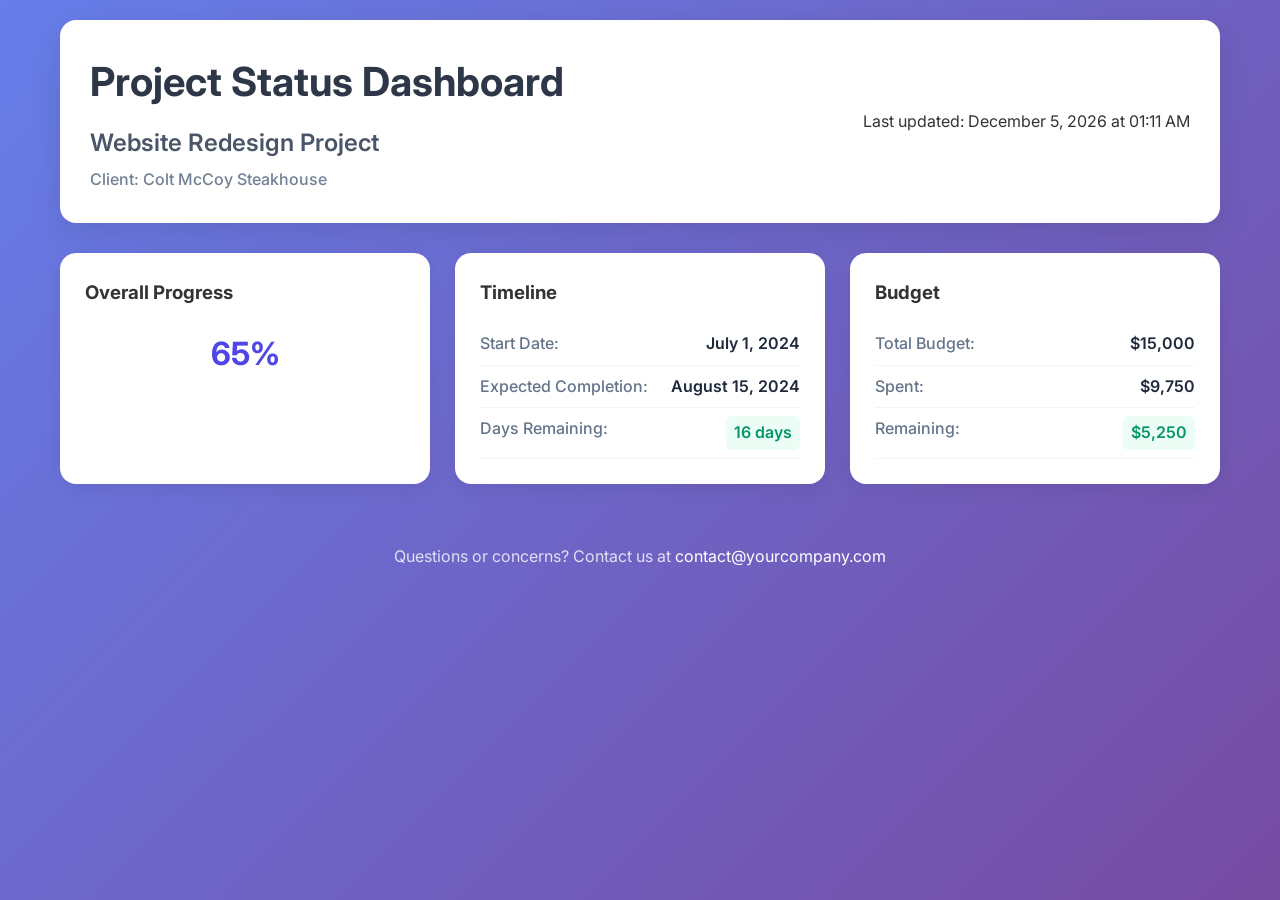
<file: project-dashboard/index.html>
<!DOCTYPE html>
<html lang="en">
<head>
    <meta charset="UTF-8">
    <meta name="viewport" content="width=device-width, initial-scale=1.0">
    <title>Project Status Dashboard</title>
    <link rel="stylesheet" href="css/styles.css">
    <link href="https://fonts.googleapis.com/css2?family=Inter:wght@300;400;500;600;700&display=swap" rel="stylesheet">
</head>
<body>
    <div class="dashboard-container">
        <!-- Header -->
        <header class="dashboard-header">
            <div class="header-content">
                <h1>Project Status Dashboard</h1>
                <div class="project-info">
                    <h2 id="project-name">Website Redesign Project</h2>
                    <span class="client-name">Client: TechCorp Solutions</span>
                </div>
            </div>
            <div class="last-updated">
                Last updated: <span id="last-updated-date">July 30, 2024</span>
            </div>
        </header>

        <!-- Project Overview -->
        <section class="project-overview">
            <div class="overview-cards">
                <div class="card progress-card">
                    <h3>Overall Progress</h3>
                    <div class="progress-circle">
                        <div class="progress-ring">
                            <div class="progress-fill" data-progress="65"></div>
                        </div>
                        <span class="progress-text">65%</span>
                    </div>
                </div>
                
                <div class="card timeline-card">
                    <h3>Timeline</h3>
                    <div class="timeline-info">
                        <div class="timeline-item">
                            <span class="label">Start Date:</span>
                            <span class="value">July 1, 2024</span>
                        </div>
                        <div class="timeline-item">
                            <span class="label">Expected Completion:</span>
                            <span class="value">August 15, 2024</span>
                        </div>
                        <div class="timeline-item">
                            <span class="label">Days Remaining:</span>
                            <span class="value highlight">16 days</span>
                        </div>
                    </div>
                </div>

                <div class="card budget-card">
                    <h3>Budget</h3>
                    <div class="budget-info">
                        <div class="budget-item">
                            <span class="label">Total Budget:</span>
                            <span class="value">$15,000</span>
                        </div>
                        <div class="budget-item">
                            <span class="label">Spent:</span>
                            <span class="value">$9,750</span>
                        </div>
                        <div class="budget-item">
                            <span class="label">Remaining:</span>
                            <span class="value highlight">$5,250</span>
                        </div>
                    </div>
                </div>
            </div>
        </section>

        <!-- Footer -->
        <footer class="dashboard-footer">
            <p>Questions or concerns? Contact us at <a href="mailto:contact@yourcompany.com">contact@yourcompany.com</a></p>
        </footer>
    </div>

    <script src="js/dashboard.js"></script>
</body>
</html>
</file>
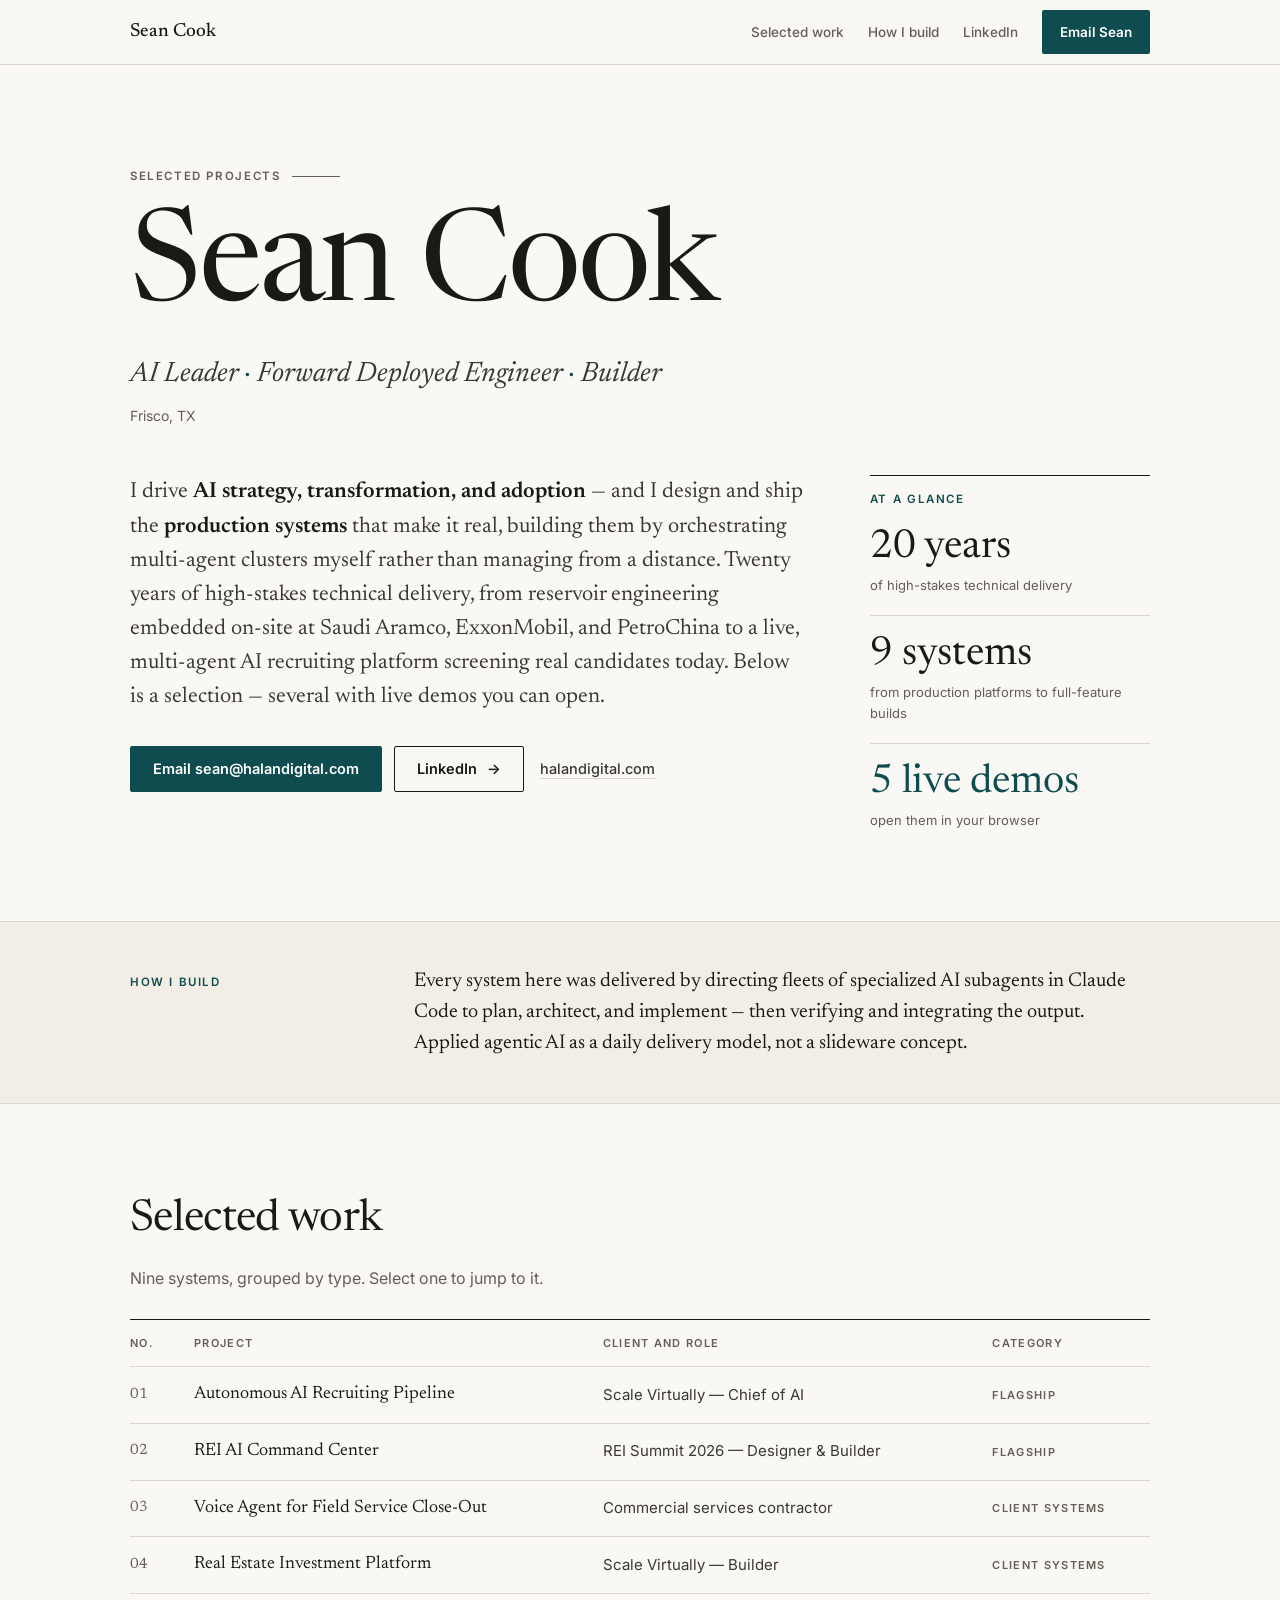
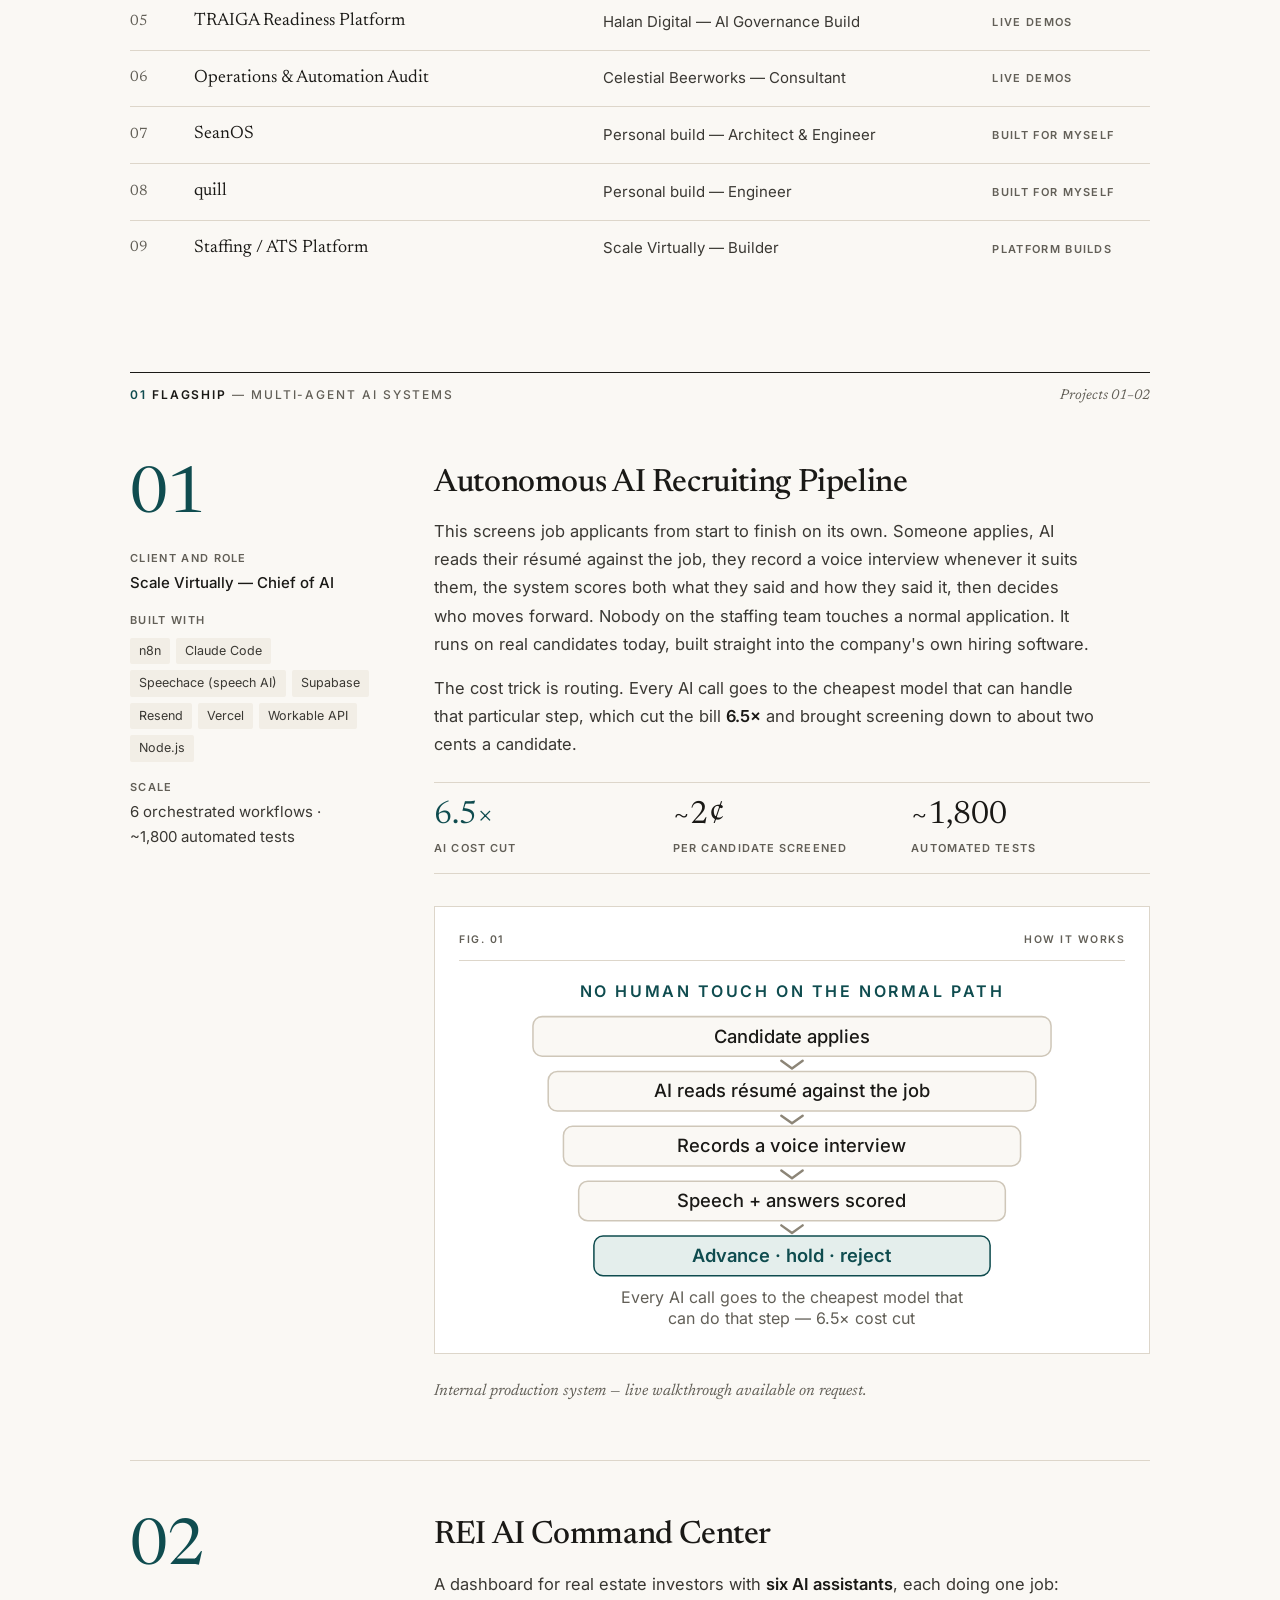
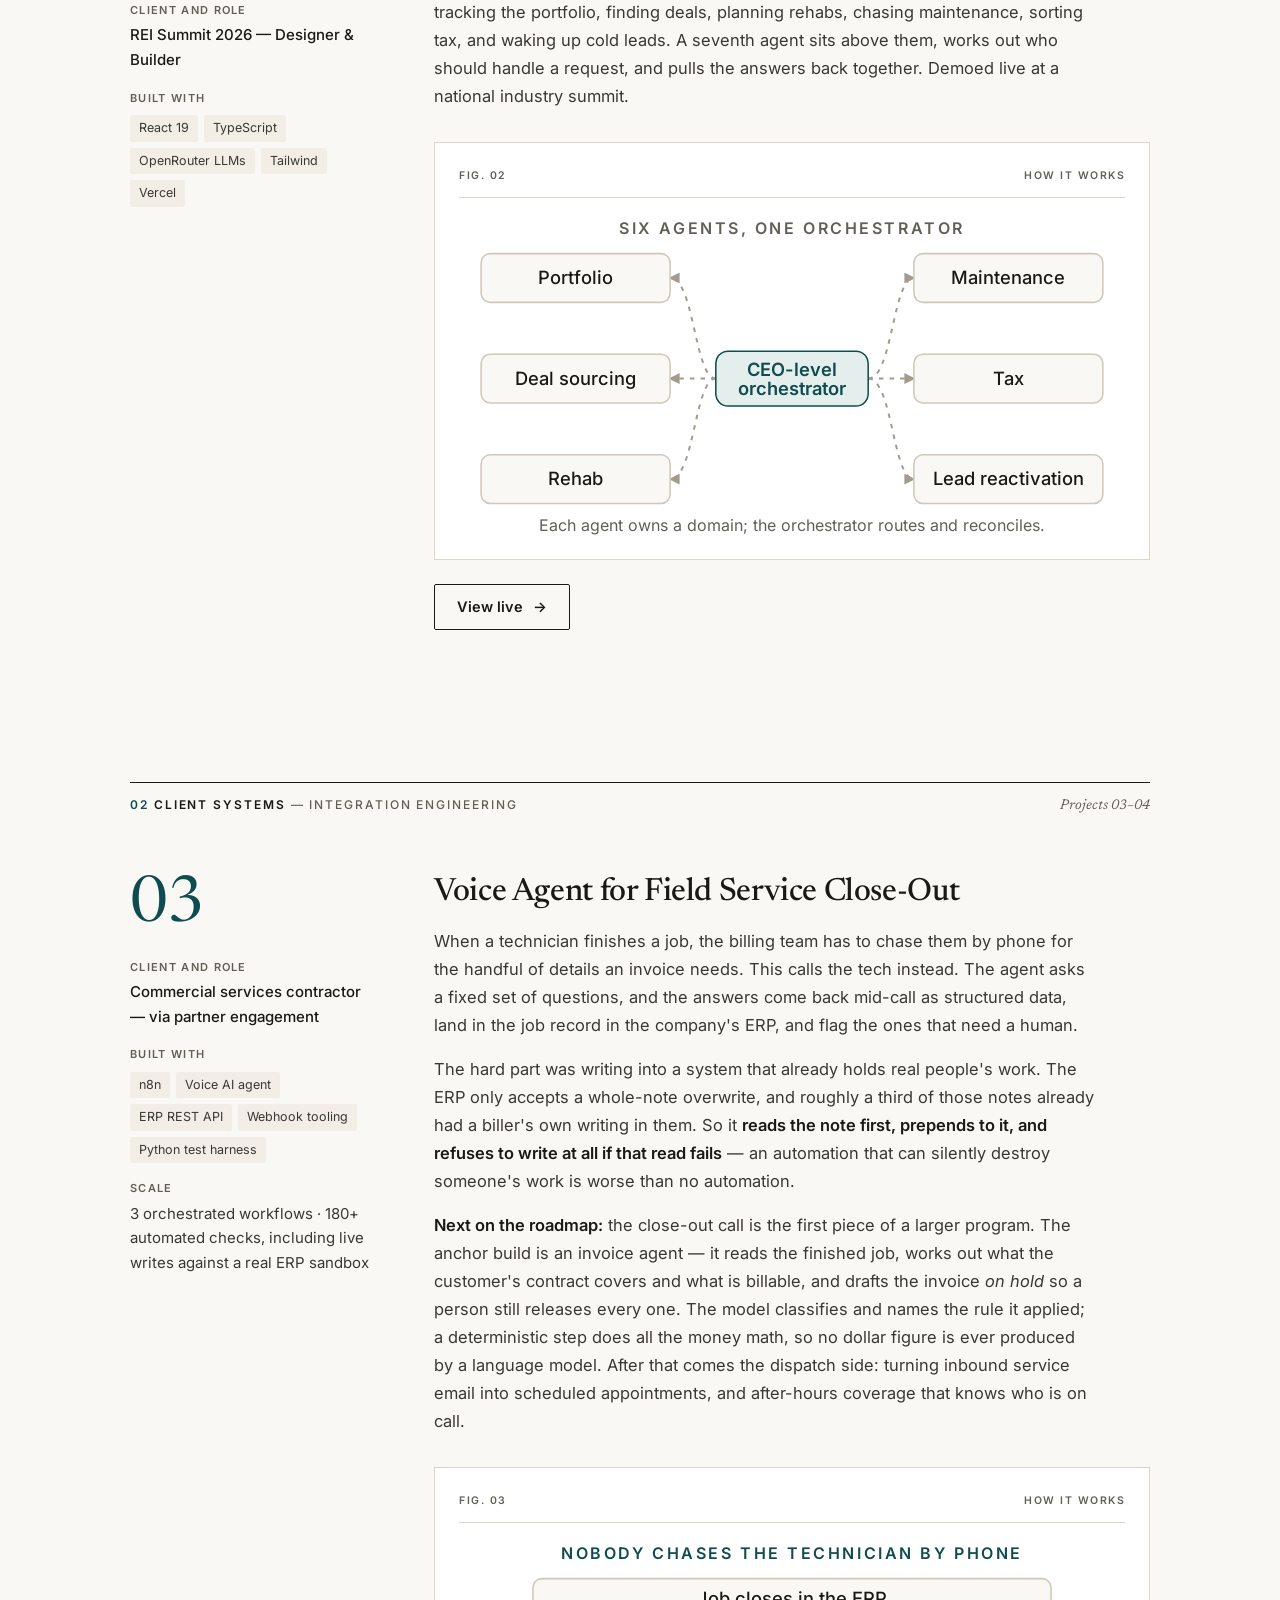
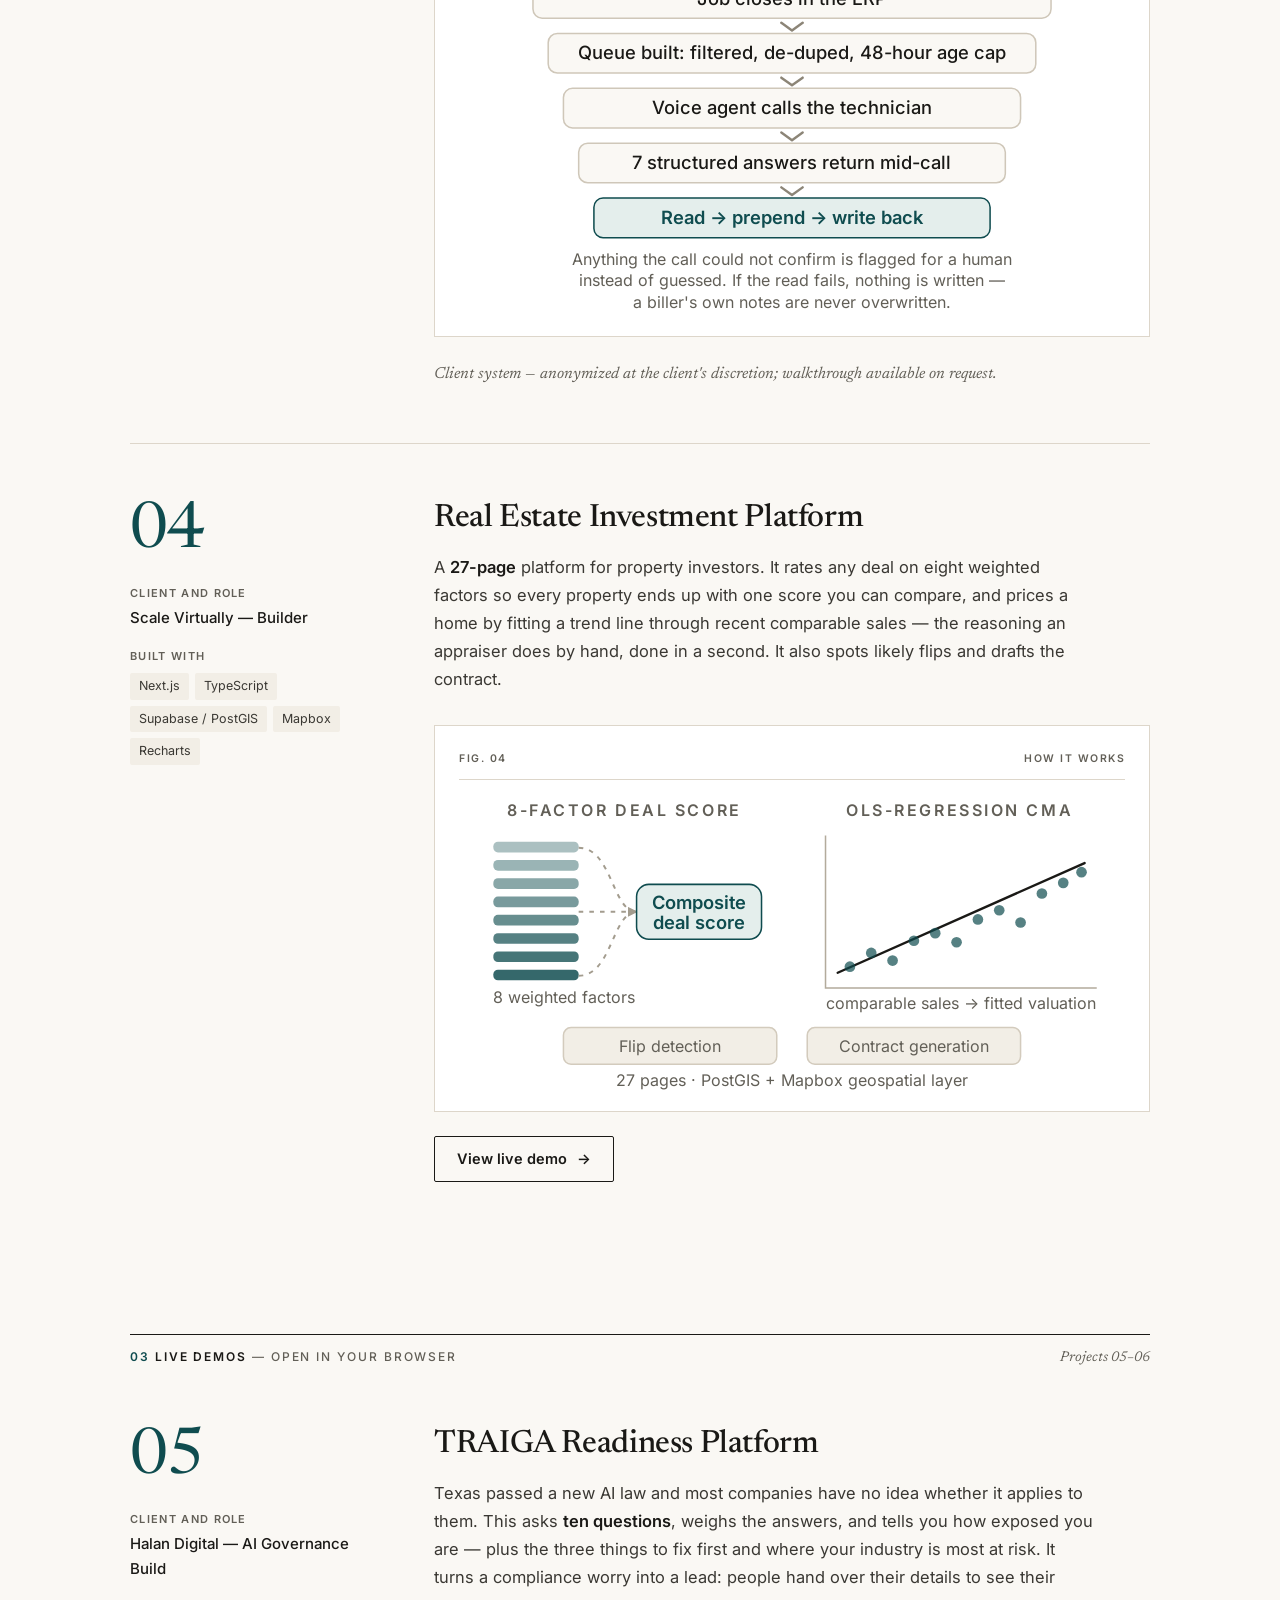
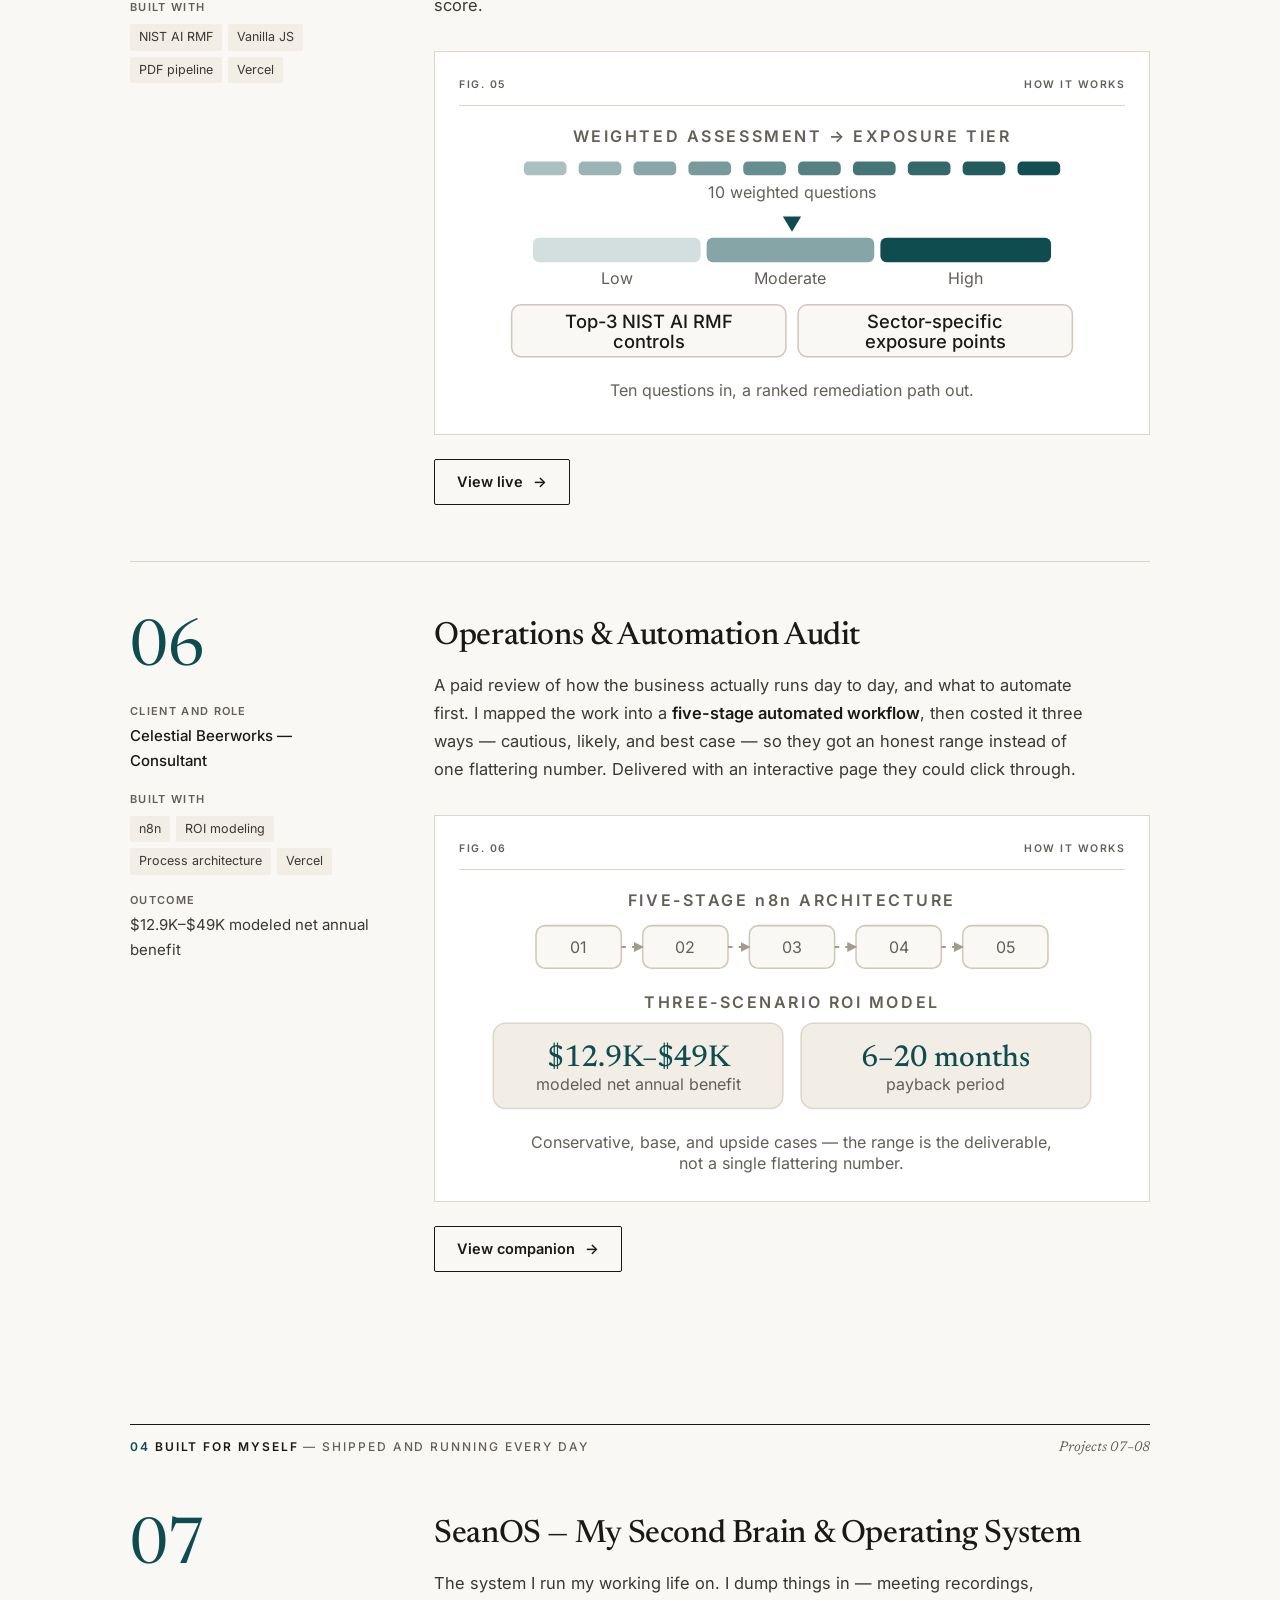
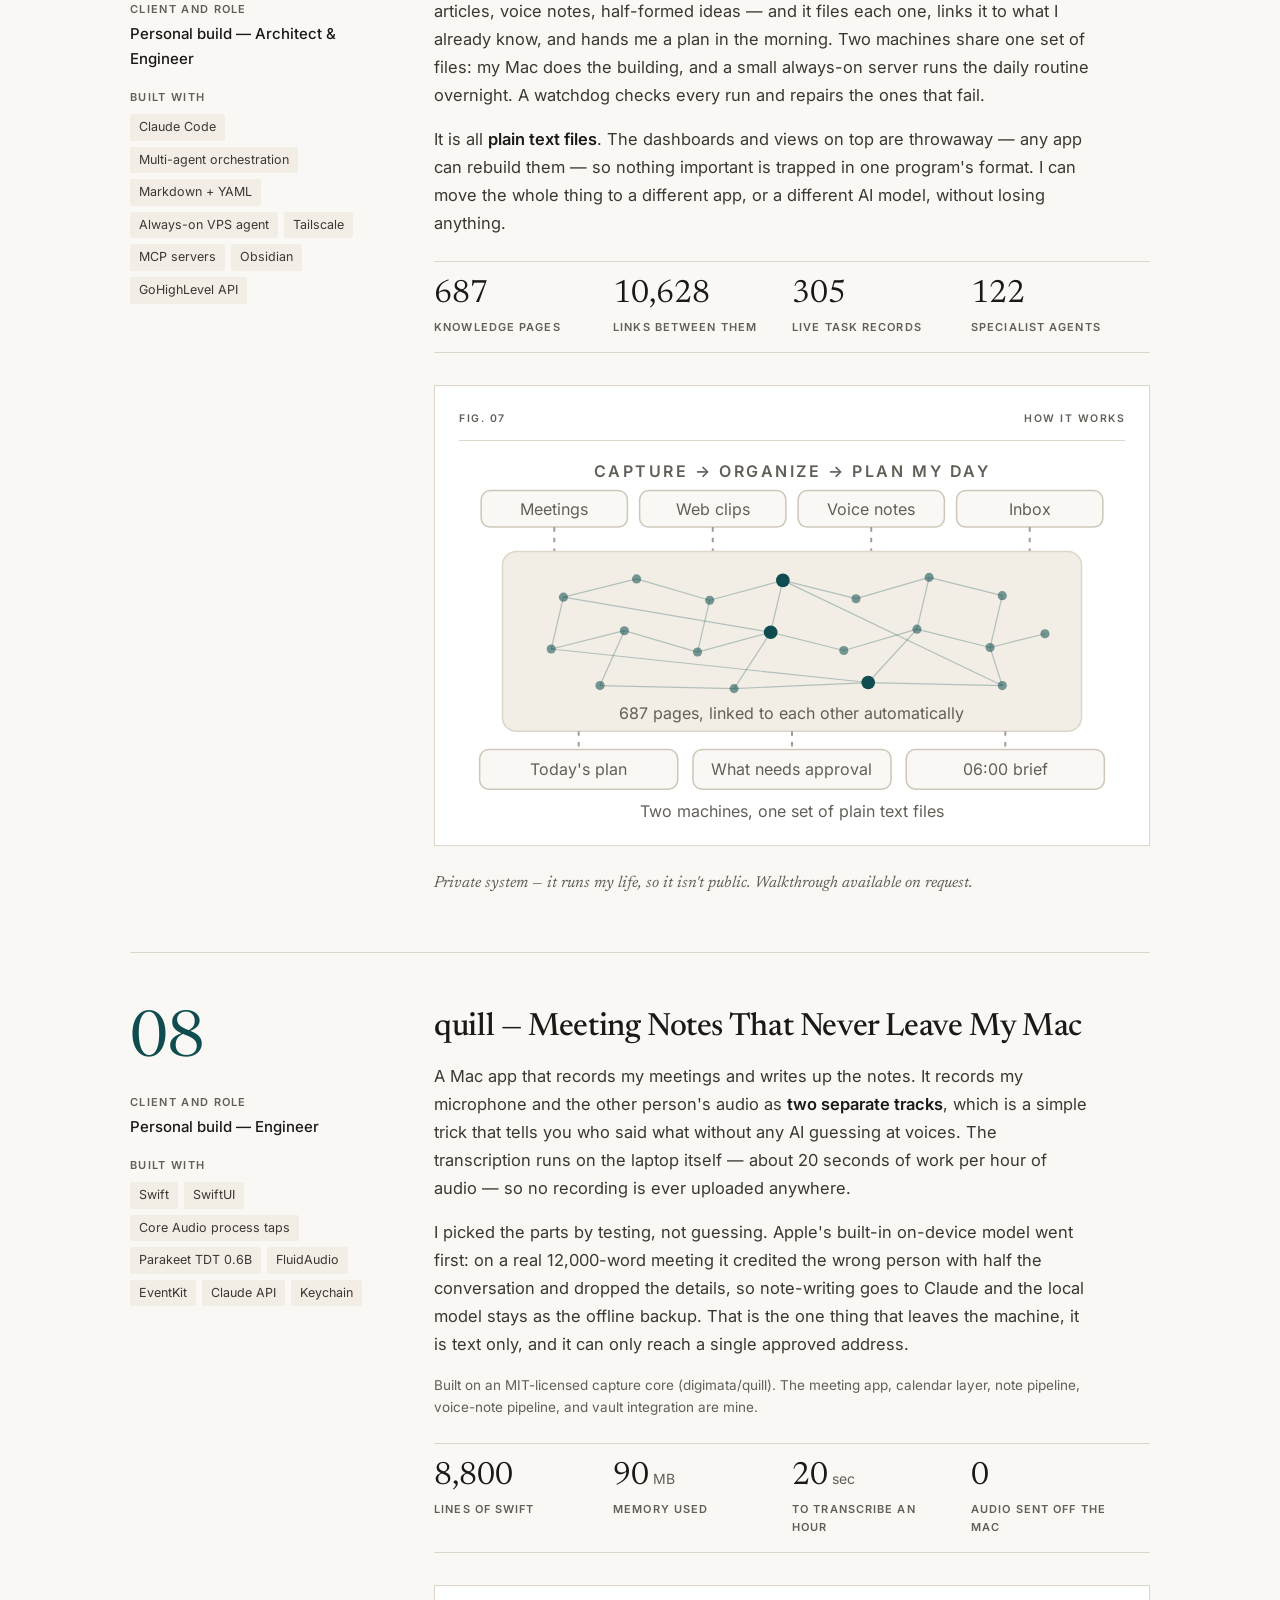
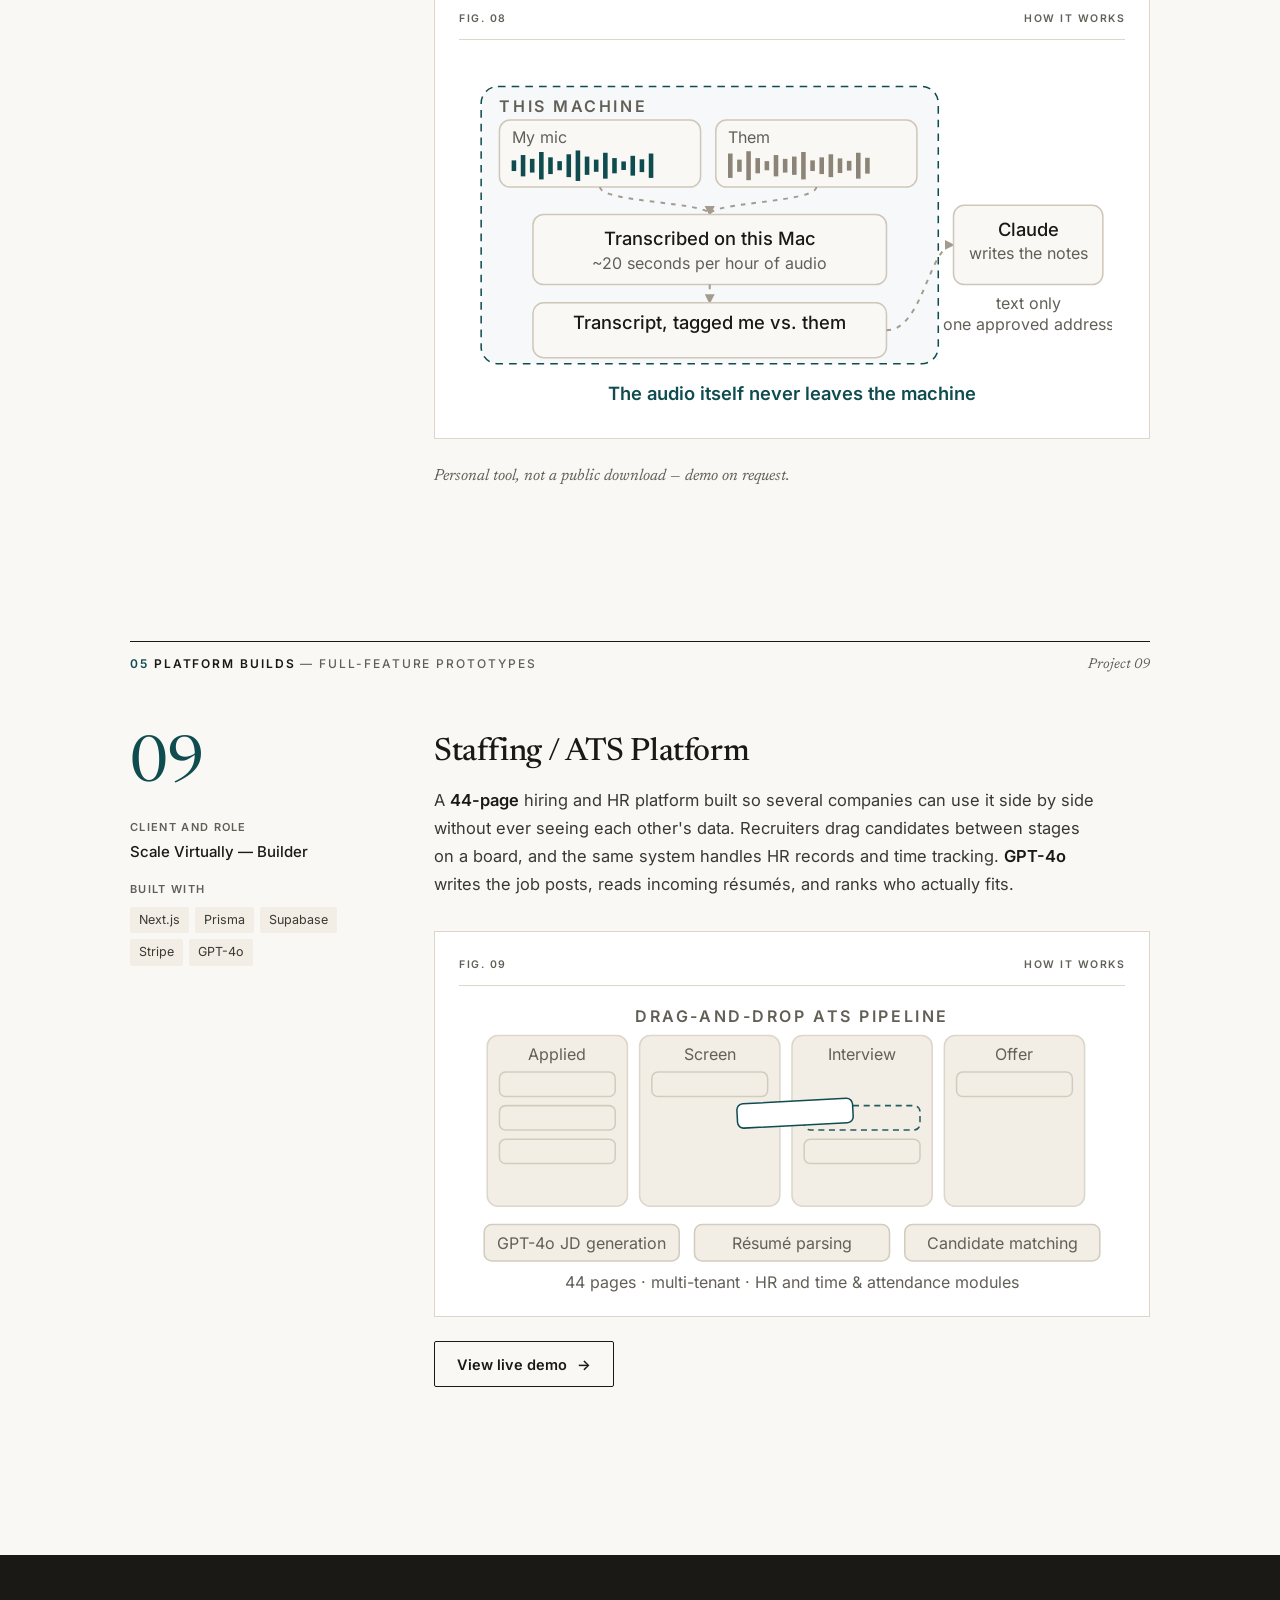
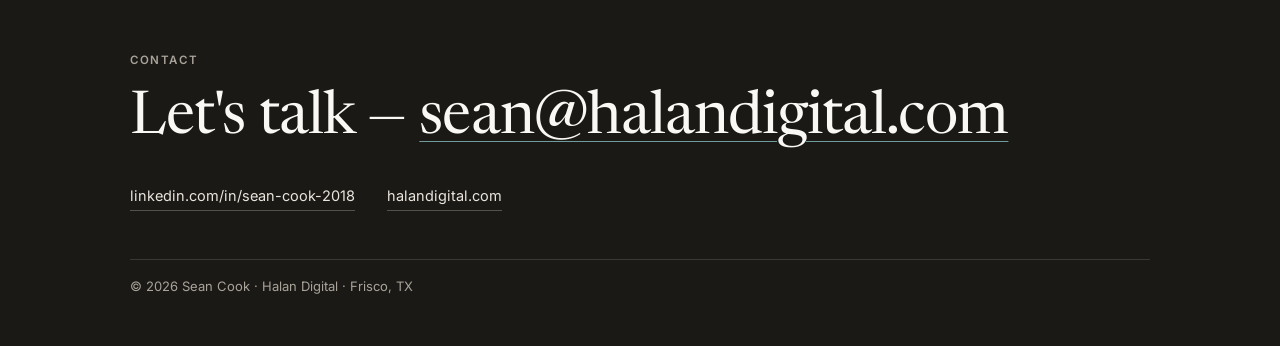
<file: sean-cook-portfolio/index.html>
<!DOCTYPE html>
<html lang="en">
<head>
<meta charset="UTF-8">
<meta name="viewport" content="width=device-width, initial-scale=1.0">
<meta name="description" content="Sean Cook — AI leader and forward deployed engineer. Selected projects: production multi-agent AI systems, automation, and platform builds.">
<meta property="og:title" content="Sean Cook — Selected Projects | Halan Digital">
<meta property="og:description" content="Production multi-agent AI systems, automation audits, and platform builds. Live demos included.">
<meta property="og:type" content="website">
<meta property="og:url" content="https://work.halandigital.com">
<title>Sean Cook — Selected Projects</title>
<meta name="color-scheme" content="light">
<link rel="preconnect" href="https://fonts.googleapis.com">
<link rel="stylesheet" href="https://fonts.googleapis.com/css2?family=Inter:wght@400;500;600&family=Newsreader:ital,opsz,wght@0,6..72,400;0,6..72,500;0,6..72,600;1,6..72,400;1,6..72,500&display=swap">
<style>
body{margin:0;background:#FAF8F4}
a{color:#0F4C4F}a:hover{color:#0A3A3C}
.d-lbl{font-family:Inter,sans-serif;font-weight:600;font-size:10.5px;letter-spacing:.16em;fill:#625F57}
.d-lbl-hl{font-family:Inter,sans-serif;font-weight:600;font-size:10.5px;letter-spacing:.16em;fill:#0F4C4F}
.d-t{font-family:Inter,sans-serif;font-weight:500;font-size:12px;fill:#1A1916}
.d-t-sm{font-family:Inter,sans-serif;font-size:10.5px;fill:#625F57}
.d-t-hl{font-family:Inter,sans-serif;font-weight:600;font-size:12px;fill:#0F4C4F}
.d-big{font-family:Newsreader,Georgia,serif;font-weight:500;font-size:20px;fill:#0F4C4F}
.d-box{fill:#FAF8F4;stroke:#CFC7B9;stroke-width:1}
.d-panel{fill:#F2EEE6;stroke:#DDD6CA;stroke-width:1}
.d-chip{fill:#F2EEE6;stroke:#D3CBBD;stroke-width:1}
.d-pipe{fill:none;stroke:#A39C8E;stroke-width:1.3;stroke-dasharray:3 4}
.d-chev{fill:none;stroke:#8C8577;stroke-width:1.6;stroke-linecap:round;stroke-linejoin:round}
.d-edge line{stroke:#0F4C4F;stroke-width:.8;opacity:.28}
.d-node{fill:#0F4C4F;opacity:.55}
.d-node-hl{fill:#0F4C4F}
.d-slot{fill:#0F4C4F}
.d-axis{stroke:#B3AB9C;stroke-width:1;fill:none}
.d-mark{fill:#0F4C4F;opacity:.7}
.d-fit{stroke:#1A1916;stroke-width:1.6;fill:none;stroke-linecap:round}
.d-bound{fill:rgba(15,76,79,.035);stroke:#0F4C4F;stroke-width:1;stroke-dasharray:5 4}
.bar{fill:#0F4C4F}
.bar2{fill:#8C8577}
</style>
<style>
*,*::before,*::after{box-sizing:border-box}
html{scroll-behavior:smooth;-webkit-text-size-adjust:100%}
body{-webkit-font-smoothing:antialiased}
:focus-visible{outline:2px solid #0F4C4F;outline-offset:3px;border-radius:2px}
footer :focus-visible{outline-color:#9CCBC9}
article,section{scroll-margin-top:24px}
.skip{position:absolute;left:-9999px;top:8px;background:#1A1916;color:#FAF8F4;padding:8px 14px;font-size:14px;z-index:10}
.skip:focus{left:8px}
@media(prefers-reduced-motion:reduce){html{scroll-behavior:auto}}
@media(max-width:480px){
  figure{padding:16px 8px 12px !important}
  figure figcaption{margin-left:8px !important;margin-right:8px !important}
  figure svg{min-width:300px !important}
  #work table{min-width:0 !important}
  #work table th:nth-child(3),#work table td:nth-child(3){display:none}
}
</style>
</head>
<body>
<a class="skip" href="#work">Skip to selected work</a>
<div style="font-family: 'Inter', system-ui, sans-serif; color: #3A3833; background: #FAF8F4; font-size: 16px; line-height: 1.65">

<header style="border-bottom: 1px solid #DDD6CA">
<div style="max-width: 1100px; margin: 0 auto; padding: 10px clamp(16px, 4vw, 40px); display: flex; flex-wrap: wrap; align-items: center; justify-content: space-between; gap: 12px 24px; min-height: 60px; box-sizing: border-box">
<a href="#top" style="font-family: 'Newsreader', Georgia, serif; font-size: 19px; font-weight: 500; color: #1A1916; text-decoration: none">Sean Cook</a>
<nav aria-label="Page" style="display: flex; flex-wrap: wrap; align-items: center; gap: 4px 24px; font-size: 13.5px; font-weight: 500">
<a href="#work" style="color: #625F57; text-decoration: none">Selected work</a>
<a href="#approach" style="color: #625F57; text-decoration: none">How I build</a>
<a href="https://linkedin.com/in/sean-cook-2018" target="_blank" rel="noopener" style="color: #625F57; text-decoration: none">LinkedIn</a>
<a href="mailto:sean@halandigital.com" style="display: inline-flex; align-items: center; min-height: 44px; padding: 0 18px; border-radius: 2px; background: #0F4C4F; color: #FFFFFF; text-decoration: none; font-weight: 600">Email Sean</a>
</nav>
</div>
</header>

<section id="top" style="max-width: 1100px; margin: 0 auto; padding: clamp(48px, 8vw, 104px) clamp(16px, 4vw, 40px) clamp(40px, 6vw, 72px)">
<p style="display: flex; align-items: center; gap: 12px; margin: 0; font-size: 11.5px; font-weight: 600; letter-spacing: 0.14em; text-transform: uppercase; color: #625F57">Selected Projects<span aria-hidden="true" style="width: 48px; height: 1px; background: #625F57"></span></p>
<h1 style="margin: 24px 0 0; font-family: 'Newsreader', Georgia, serif; font-weight: 400; font-size: clamp(60px, 10vw, 132px); line-height: 0.95; letter-spacing: -0.025em; color: #1A1916">Sean Cook</h1>
<p style="margin: 24px 0 0; font-family: 'Newsreader', Georgia, serif; font-style: italic; font-size: clamp(20px, 2.6vw, 28px); line-height: 1.3; color: #3A3833">AI Leader <span style="color: #0F4C4F; font-style: normal">·</span> Forward Deployed Engineer <span style="color: #0F4C4F; font-style: normal">·</span> Builder</p>
<p style="margin: 12px 0 0; font-size: 14px; color: #625F57">Frisco, TX</p>
<div style="display: flex; flex-wrap: wrap; gap: 48px 64px; margin-top: 48px; align-items: flex-start">
<div style="flex: 999 1 520px; min-width: 0">
<p style="margin: 0; font-family: 'Newsreader', Georgia, serif; font-size: clamp(19px, 1.9vw, 22px); line-height: 1.55; color: #3A3833; max-width: 40em">I drive <strong style="color: #1A1916; font-weight: 600">AI strategy, transformation, and adoption</strong> — and I design and ship the <strong style="color: #1A1916; font-weight: 600">production systems</strong> that make it real, building them by orchestrating multi-agent clusters myself rather than managing from a distance. Twenty years of high-stakes technical delivery, from reservoir engineering embedded on-site at Saudi Aramco, ExxonMobil, and PetroChina to a live, multi-agent AI recruiting platform screening real candidates today. Below is a selection — several with live demos you can open.</p>
<div style="display: flex; flex-wrap: wrap; align-items: center; gap: 12px; margin-top: 32px">
<a href="mailto:sean@halandigital.com" style="display: inline-flex; align-items: center; min-height: 46px; padding: 0 22px; border-radius: 2px; background: #0F4C4F; border: 1px solid #0F4C4F; color: #FFFFFF; text-decoration: none; font-size: 14.5px; font-weight: 600">Email sean@halandigital.com</a>
<a href="https://linkedin.com/in/sean-cook-2018" target="_blank" rel="noopener" style="display: inline-flex; align-items: center; gap: 10px; min-height: 46px; padding: 0 22px; border-radius: 2px; border: 1px solid #1A1916; color: #1A1916; text-decoration: none; font-size: 14.5px; font-weight: 600">LinkedIn <span aria-hidden="true">→</span></a>
<a href="https://halandigital.com/" target="_blank" rel="noopener" style="padding: 10px 4px; font-size: 14.5px; font-weight: 500; color: #3A3833; text-decoration: underline; text-decoration-color: #DDD6CA; text-underline-offset: 4px">halandigital.com</a>
</div>
</div>
<aside aria-label="At a glance" style="flex: 1 1 280px; min-width: 0; border-top: 1px solid #1A1916">
<p style="margin: 0; padding-top: 14px; font-size: 11.5px; font-weight: 600; letter-spacing: 0.14em; text-transform: uppercase; color: #0F4C4F">At a glance</p>
<div style="padding: 18px 0; border-bottom: 1px solid #DDD6CA">
<p style="margin: 0; font-family: 'Newsreader', Georgia, serif; font-size: 40px; line-height: 1.05; color: #1A1916">20 years</p>
<p style="margin: 6px 0 0; font-size: 13px; color: #625F57">of high-stakes technical delivery</p>
</div>
<div style="padding: 18px 0; border-bottom: 1px solid #DDD6CA">
<p style="margin: 0; font-family: 'Newsreader', Georgia, serif; font-size: 40px; line-height: 1.05; color: #1A1916">9 systems</p>
<p style="margin: 6px 0 0; font-size: 13px; color: #625F57">from production platforms to full-feature builds</p>
</div>
<div style="padding: 18px 0">
<p style="margin: 0; font-family: 'Newsreader', Georgia, serif; font-size: 40px; line-height: 1.05; color: #0F4C4F">5 live demos</p>
<p style="margin: 6px 0 0; font-size: 13px; color: #625F57">open them in your browser</p>
</div>
</aside>
</div>
</section>

<section id="approach" style="background: #F2EEE6; border-top: 1px solid #DDD6CA; border-bottom: 1px solid #DDD6CA">
<div style="max-width: 1100px; margin: 0 auto; padding: 44px clamp(16px, 4vw, 40px); display: flex; flex-wrap: wrap; gap: 16px 64px; align-items: baseline">
<h2 style="flex: 1 1 220px; margin: 0; font-size: 11.5px; font-weight: 600; letter-spacing: 0.14em; text-transform: uppercase; color: #0F4C4F">How I build</h2>
<p style="flex: 999 1 560px; min-width: 0; margin: 0; font-family: 'Newsreader', Georgia, serif; font-size: 20px; line-height: 1.55; color: #1A1916">Every system here was delivered by directing fleets of specialized AI subagents in Claude Code to plan, architect, and implement — then verifying and integrating the output. Applied agentic AI as a daily delivery model, not a slideware concept.</p>
</div>
</section>

<main id="work">
<section aria-labelledby="h-index" style="max-width: 1100px; margin: 0 auto; padding: 80px clamp(16px, 4vw, 40px) 0">
<h2 id="h-index" style="margin: 0; font-family: 'Newsreader', Georgia, serif; font-weight: 400; font-size: clamp(32px, 4vw, 44px); letter-spacing: -0.015em; color: #1A1916">Selected work</h2>
<p style="margin: 8px 0 28px; color: #625F57">Nine systems, grouped by type. Select one to jump to it.</p>
<div style="overflow-x: auto; border-top: 1px solid #1A1916">
<table style="width: 100%; min-width: 620px; border-collapse: collapse; font-size: 15px">
<thead>
<tr style="text-align: left">
<th scope="col" style="padding: 14px 16px 14px 0; width: 48px; font-size: 11px; font-weight: 600; letter-spacing: 0.12em; text-transform: uppercase; color: #625F57">No.</th>
<th scope="col" style="padding: 14px 16px; font-size: 11px; font-weight: 600; letter-spacing: 0.12em; text-transform: uppercase; color: #625F57">Project</th>
<th scope="col" style="padding: 14px 16px; font-size: 11px; font-weight: 600; letter-spacing: 0.12em; text-transform: uppercase; color: #625F57">Client and role</th>
<th scope="col" style="padding: 14px 0 14px 16px; font-size: 11px; font-weight: 600; letter-spacing: 0.12em; text-transform: uppercase; color: #625F57">Category</th>
</tr>
</thead>
<tbody>
<tr style="border-top: 1px solid #DDD6CA">
<td style="padding: 13px 16px 13px 0; font-family: 'Newsreader', Georgia, serif; color: #625F57">01</td>
<td style="padding: 13px 16px"><a href="#p01" style="font-family: 'Newsreader', Georgia, serif; font-size: 18px; color: #1A1916; text-decoration: none">Autonomous AI Recruiting Pipeline</a></td>
<td style="padding: 13px 16px; color: #3A3833">Scale Virtually — Chief of AI</td>
<td style="padding: 13px 0 13px 16px; font-size: 11px; font-weight: 600; letter-spacing: 0.12em; text-transform: uppercase; color: #625F57; white-space: nowrap">Flagship</td>
</tr>
<tr style="border-top: 1px solid #DDD6CA">
<td style="padding: 13px 16px 13px 0; font-family: 'Newsreader', Georgia, serif; color: #625F57">02</td>
<td style="padding: 13px 16px"><a href="#p02" style="font-family: 'Newsreader', Georgia, serif; font-size: 18px; color: #1A1916; text-decoration: none">REI AI Command Center</a></td>
<td style="padding: 13px 16px; color: #3A3833">REI Summit 2026 — Designer &amp; Builder</td>
<td style="padding: 13px 0 13px 16px; font-size: 11px; font-weight: 600; letter-spacing: 0.12em; text-transform: uppercase; color: #625F57; white-space: nowrap">Flagship</td>
</tr>
<tr style="border-top: 1px solid #DDD6CA">
<td style="padding: 13px 16px 13px 0; font-family: 'Newsreader', Georgia, serif; color: #625F57">03</td>
<td style="padding: 13px 16px"><a href="#p03" style="font-family: 'Newsreader', Georgia, serif; font-size: 18px; color: #1A1916; text-decoration: none">Voice Agent for Field Service Close-Out</a></td>
<td style="padding: 13px 16px; color: #3A3833">Commercial services contractor</td>
<td style="padding: 13px 0 13px 16px; font-size: 11px; font-weight: 600; letter-spacing: 0.12em; text-transform: uppercase; color: #625F57; white-space: nowrap">Client Systems</td>
</tr>
<tr style="border-top: 1px solid #DDD6CA">
<td style="padding: 13px 16px 13px 0; font-family: 'Newsreader', Georgia, serif; color: #625F57">04</td>
<td style="padding: 13px 16px"><a href="#p04" style="font-family: 'Newsreader', Georgia, serif; font-size: 18px; color: #1A1916; text-decoration: none">Real Estate Investment Platform</a></td>
<td style="padding: 13px 16px; color: #3A3833">Scale Virtually — Builder</td>
<td style="padding: 13px 0 13px 16px; font-size: 11px; font-weight: 600; letter-spacing: 0.12em; text-transform: uppercase; color: #625F57; white-space: nowrap">Client Systems</td>
</tr>
<tr style="border-top: 1px solid #DDD6CA">
<td style="padding: 13px 16px 13px 0; font-family: 'Newsreader', Georgia, serif; color: #625F57">05</td>
<td style="padding: 13px 16px"><a href="#p05" style="font-family: 'Newsreader', Georgia, serif; font-size: 18px; color: #1A1916; text-decoration: none">TRAIGA Readiness Platform</a></td>
<td style="padding: 13px 16px; color: #3A3833">Halan Digital — AI Governance Build</td>
<td style="padding: 13px 0 13px 16px; font-size: 11px; font-weight: 600; letter-spacing: 0.12em; text-transform: uppercase; color: #625F57; white-space: nowrap">Live Demos</td>
</tr>
<tr style="border-top: 1px solid #DDD6CA">
<td style="padding: 13px 16px 13px 0; font-family: 'Newsreader', Georgia, serif; color: #625F57">06</td>
<td style="padding: 13px 16px"><a href="#p06" style="font-family: 'Newsreader', Georgia, serif; font-size: 18px; color: #1A1916; text-decoration: none">Operations &amp; Automation Audit</a></td>
<td style="padding: 13px 16px; color: #3A3833">Celestial Beerworks — Consultant</td>
<td style="padding: 13px 0 13px 16px; font-size: 11px; font-weight: 600; letter-spacing: 0.12em; text-transform: uppercase; color: #625F57; white-space: nowrap">Live Demos</td>
</tr>
<tr style="border-top: 1px solid #DDD6CA">
<td style="padding: 13px 16px 13px 0; font-family: 'Newsreader', Georgia, serif; color: #625F57">07</td>
<td style="padding: 13px 16px"><a href="#p07" style="font-family: 'Newsreader', Georgia, serif; font-size: 18px; color: #1A1916; text-decoration: none">SeanOS</a></td>
<td style="padding: 13px 16px; color: #3A3833">Personal build — Architect &amp; Engineer</td>
<td style="padding: 13px 0 13px 16px; font-size: 11px; font-weight: 600; letter-spacing: 0.12em; text-transform: uppercase; color: #625F57; white-space: nowrap">Built for Myself</td>
</tr>
<tr style="border-top: 1px solid #DDD6CA">
<td style="padding: 13px 16px 13px 0; font-family: 'Newsreader', Georgia, serif; color: #625F57">08</td>
<td style="padding: 13px 16px"><a href="#p08" style="font-family: 'Newsreader', Georgia, serif; font-size: 18px; color: #1A1916; text-decoration: none">quill</a></td>
<td style="padding: 13px 16px; color: #3A3833">Personal build — Engineer</td>
<td style="padding: 13px 0 13px 16px; font-size: 11px; font-weight: 600; letter-spacing: 0.12em; text-transform: uppercase; color: #625F57; white-space: nowrap">Built for Myself</td>
</tr>
<tr style="border-top: 1px solid #DDD6CA">
<td style="padding: 13px 16px 13px 0; font-family: 'Newsreader', Georgia, serif; color: #625F57">09</td>
<td style="padding: 13px 16px"><a href="#p09" style="font-family: 'Newsreader', Georgia, serif; font-size: 18px; color: #1A1916; text-decoration: none">Staffing / ATS Platform</a></td>
<td style="padding: 13px 16px; color: #3A3833">Scale Virtually — Builder</td>
<td style="padding: 13px 0 13px 16px; font-size: 11px; font-weight: 600; letter-spacing: 0.12em; text-transform: uppercase; color: #625F57; white-space: nowrap">Platform Builds</td>
</tr>
</tbody>
</table>
</div>
</section>

<!-- ============ 01 Flagship ============ -->
<section aria-labelledby="s1" style="max-width: 1100px; margin: 0 auto; padding: clamp(56px, 8vw, 96px) clamp(16px, 4vw, 40px) 0">
<div style="display: flex; flex-wrap: wrap; align-items: baseline; justify-content: space-between; gap: 8px 16px; border-top: 1px solid #1A1916; padding-top: 12px">
<h2 id="s1" style="margin: 0; font-size: 12px; font-weight: 600; letter-spacing: 0.16em; text-transform: uppercase; color: #1A1916"><span style="color: #0F4C4F">01</span>  Flagship <span style="color: #625F57; font-weight: 500">— Multi-Agent AI Systems</span></h2>
<span style="font-family: 'Newsreader', Georgia, serif; font-size: 14px; font-style: italic; color: #625F57">Projects 01–02</span>
</div>

<article id="p01" style="display: flex; flex-wrap: wrap; gap: 32px 64px; padding: 56px 0; border-bottom: 1px solid #DDD6CA">
<div style="flex: 1 1 240px; min-width: 0; display: flex; flex-direction: column; gap: 20px">
<span style="font-family: 'Newsreader', Georgia, serif; font-size: clamp(44px, 5vw, 64px); line-height: 1; letter-spacing: -0.02em; color: #0F4C4F">01</span>
<dl style="margin: 0; display: flex; flex-direction: column; gap: 16px">
<div><dt style="font-size: 11px; font-weight: 600; letter-spacing: 0.12em; text-transform: uppercase; color: #625F57">Client and role</dt><dd style="margin: 4px 0 0; font-size: 15px; font-weight: 500; color: #1A1916">Scale Virtually — Chief of AI</dd></div>
<div><dt style="font-size: 11px; font-weight: 600; letter-spacing: 0.12em; text-transform: uppercase; color: #625F57">Built with</dt><dd style="margin: 8px 0 0; display: flex; flex-wrap: wrap; gap: 6px"><span style="font-size: 12.5px; background: #F2EEE6; border-radius: 2px; padding: 3px 9px">n8n</span><span style="font-size: 12.5px; background: #F2EEE6; border-radius: 2px; padding: 3px 9px">Claude Code</span><span style="font-size: 12.5px; background: #F2EEE6; border-radius: 2px; padding: 3px 9px">Speechace (speech AI)</span><span style="font-size: 12.5px; background: #F2EEE6; border-radius: 2px; padding: 3px 9px">Supabase</span><span style="font-size: 12.5px; background: #F2EEE6; border-radius: 2px; padding: 3px 9px">Resend</span><span style="font-size: 12.5px; background: #F2EEE6; border-radius: 2px; padding: 3px 9px">Vercel</span><span style="font-size: 12.5px; background: #F2EEE6; border-radius: 2px; padding: 3px 9px">Workable API</span><span style="font-size: 12.5px; background: #F2EEE6; border-radius: 2px; padding: 3px 9px">Node.js</span></dd></div>
<div><dt style="font-size: 11px; font-weight: 600; letter-spacing: 0.12em; text-transform: uppercase; color: #625F57">Scale</dt><dd style="margin: 4px 0 0; font-size: 15px; color: #3A3833">6 orchestrated workflows · ~1,800 automated tests</dd></div>
</dl>
</div>
<div style="flex: 999 1 560px; min-width: 0">
<h3 style="margin: 0 0 16px; font-family: 'Newsreader', Georgia, serif; font-weight: 500; font-size: clamp(26px, 3vw, 32px); line-height: 1.15; letter-spacing: -0.012em; color: #1A1916">Autonomous AI Recruiting Pipeline</h3>
<p style="margin: 0 0 16px; font-size: 16.5px; line-height: 1.7; max-width: 40em">This screens job applicants from start to finish on its own. Someone applies, AI reads their résumé against the job, they record a voice interview whenever it suits them, the system scores both what they said and how they said it, then decides who moves forward. Nobody on the staffing team touches a normal application. It runs on real candidates today, built straight into the company's own hiring software.</p>
<p style="margin: 0; font-size: 16.5px; line-height: 1.7; max-width: 40em">The cost trick is routing. Every AI call goes to the cheapest model that can handle that particular step, which cut the bill <strong style="color: #1A1916; font-weight: 600">6.5×</strong> and brought screening down to about two cents a candidate.</p>
<div style="display: grid; grid-template-columns: repeat(auto-fit, minmax(140px, 1fr)); margin-top: 24px; border-top: 1px solid #DDD6CA; border-bottom: 1px solid #DDD6CA">
<div style="padding: 16px 16px 16px 0"><p style="margin: 0; font-family: 'Newsreader', Georgia, serif; font-size: 32px; line-height: 1; color: #0F4C4F">6.5×</p><p style="margin: 8px 0 0; font-size: 11px; font-weight: 600; letter-spacing: 0.1em; text-transform: uppercase; color: #625F57">AI cost cut</p></div>
<div style="padding: 16px 16px 16px 0"><p style="margin: 0; font-family: 'Newsreader', Georgia, serif; font-size: 32px; line-height: 1; color: #1A1916">~2¢</p><p style="margin: 8px 0 0; font-size: 11px; font-weight: 600; letter-spacing: 0.1em; text-transform: uppercase; color: #625F57">Per candidate screened</p></div>
<div style="padding: 16px 16px 16px 0"><p style="margin: 0; font-family: 'Newsreader', Georgia, serif; font-size: 32px; line-height: 1; color: #1A1916">~1,800</p><p style="margin: 8px 0 0; font-size: 11px; font-weight: 600; letter-spacing: 0.1em; text-transform: uppercase; color: #625F57">Automated tests</p></div>
</div>
<figure style="margin: 32px 0 0; background: #FFFFFF; border: 1px solid #DDD6CA; padding: 24px 24px 16px">
<figcaption style="display: flex; justify-content: space-between; gap: 12px; margin: 0 0 16px; padding-bottom: 12px; border-bottom: 1px solid #DDD6CA; font-size: 10.5px; font-weight: 600; letter-spacing: 0.14em; text-transform: uppercase; color: #625F57"><span>Fig. 01</span><span>How it works</span></figcaption>
<div style="overflow-x: auto">
<svg viewBox="0 0 420 236" role="img" aria-label="A five-step hiring funnel: the candidate applies, AI reads the resume against the job, the candidate records a voice interview, speech and answers are scored, and the system advances, holds or rejects. No human touches the normal path." style="display: block; width: 100%; max-width: 640px; min-width: 320px; height: auto; margin: 0 auto">
<text class="d-lbl-hl" x="210" y="13" text-anchor="middle">NO HUMAN TOUCH ON THE NORMAL PATH</text>
<rect class="d-box" x="40" y="26" width="340" height="26" rx="6"/>
<text class="d-t" x="210" y="43" text-anchor="middle">Candidate applies</text>
<path class="d-chev" d="M203 55 L210 60 L217 55"/>
<rect class="d-box" x="50" y="62" width="320" height="26" rx="6"/>
<text class="d-t" x="210" y="79" text-anchor="middle">AI reads résumé against the job</text>
<path class="d-chev" d="M203 91 L210 96 L217 91"/>
<rect class="d-box" x="60" y="98" width="300" height="26" rx="6"/>
<text class="d-t" x="210" y="115" text-anchor="middle">Records a voice interview</text>
<path class="d-chev" d="M203 127 L210 132 L217 127"/>
<rect class="d-box" x="70" y="134" width="280" height="26" rx="6"/>
<text class="d-t" x="210" y="151" text-anchor="middle">Speech + answers scored</text>
<path class="d-chev" d="M203 163 L210 168 L217 163"/>
<rect x="80" y="170" width="260" height="26" rx="6" fill="#E4EEEC" stroke="#0F4C4F" stroke-width="1"/>
<text class="d-t-hl" x="210" y="187" text-anchor="middle">Advance · hold · reject</text>
<text class="d-t-sm" x="210" y="214" text-anchor="middle">Every AI call goes to the cheapest model that</text>
<text class="d-t-sm" x="210" y="228" text-anchor="middle">can do that step — 6.5× cost cut</text>
</svg>
</div>
</figure>
<p style="margin: 24px 0 0; font-family: 'Newsreader', Georgia, serif; font-style: italic; font-size: 16px; color: #625F57">Internal production system — live walkthrough available on request.</p>
</div>
</article>

<article id="p02" style="display: flex; flex-wrap: wrap; gap: 32px 64px; padding: 56px 0">
<div style="flex: 1 1 240px; min-width: 0; display: flex; flex-direction: column; gap: 20px">
<span style="font-family: 'Newsreader', Georgia, serif; font-size: clamp(44px, 5vw, 64px); line-height: 1; letter-spacing: -0.02em; color: #0F4C4F">02</span>
<dl style="margin: 0; display: flex; flex-direction: column; gap: 16px">
<div><dt style="font-size: 11px; font-weight: 600; letter-spacing: 0.12em; text-transform: uppercase; color: #625F57">Client and role</dt><dd style="margin: 4px 0 0; font-size: 15px; font-weight: 500; color: #1A1916">REI Summit 2026 — Designer &amp; Builder</dd></div>
<div><dt style="font-size: 11px; font-weight: 600; letter-spacing: 0.12em; text-transform: uppercase; color: #625F57">Built with</dt><dd style="margin: 8px 0 0; display: flex; flex-wrap: wrap; gap: 6px"><span style="font-size: 12.5px; background: #F2EEE6; border-radius: 2px; padding: 3px 9px">React 19</span><span style="font-size: 12.5px; background: #F2EEE6; border-radius: 2px; padding: 3px 9px">TypeScript</span><span style="font-size: 12.5px; background: #F2EEE6; border-radius: 2px; padding: 3px 9px">OpenRouter LLMs</span><span style="font-size: 12.5px; background: #F2EEE6; border-radius: 2px; padding: 3px 9px">Tailwind</span><span style="font-size: 12.5px; background: #F2EEE6; border-radius: 2px; padding: 3px 9px">Vercel</span></dd></div>
</dl>
</div>
<div style="flex: 999 1 560px; min-width: 0">
<h3 style="margin: 0 0 16px; font-family: 'Newsreader', Georgia, serif; font-weight: 500; font-size: clamp(26px, 3vw, 32px); line-height: 1.15; letter-spacing: -0.012em; color: #1A1916">REI AI Command Center</h3>
<p style="margin: 0; font-size: 16.5px; line-height: 1.7; max-width: 40em">A dashboard for real estate investors with <strong style="color: #1A1916; font-weight: 600">six AI assistants</strong>, each doing one job: tracking the portfolio, finding deals, planning rehabs, chasing maintenance, sorting tax, and waking up cold leads. A seventh agent sits above them, works out who should handle a request, and pulls the answers back together. Demoed live at a national industry summit.</p>
<figure style="margin: 32px 0 0; background: #FFFFFF; border: 1px solid #DDD6CA; padding: 24px 24px 16px">
<figcaption style="display: flex; justify-content: space-between; gap: 12px; margin: 0 0 16px; padding-bottom: 12px; border-bottom: 1px solid #DDD6CA; font-size: 10.5px; font-weight: 600; letter-spacing: 0.14em; text-transform: uppercase; color: #625F57"><span>Fig. 02</span><span>How it works</span></figcaption>
<div style="overflow-x: auto">
<svg viewBox="0 0 420 216" role="img" aria-label="A CEO-level orchestrator agent sits at the centre and delegates to six specialised agents: portfolio, deal sourcing, rehab, maintenance, tax, and lead reactivation." style="display: block; width: 100%; max-width: 640px; min-width: 320px; height: auto; margin: 0 auto">
<defs><marker id="arw-e" viewBox="0 0 8 8" refX="7" refY="4" markerWidth="5.5" markerHeight="5.5" orient="auto-start-reverse"><path d="M0 0 L8 4 L0 8 z" fill="#A39C8E"/></marker></defs>
<text class="d-lbl" x="210" y="13" text-anchor="middle">SIX AGENTS, ONE ORCHESTRATOR</text>
<path class="d-pipe" d="M160 108 C146 108 146 42 130 42" marker-end="url(#arw-e)"/>
<path class="d-pipe" d="M160 108 L130 108" marker-end="url(#arw-e)"/>
<path class="d-pipe" d="M160 108 C146 108 146 174 130 174" marker-end="url(#arw-e)"/>
<path class="d-pipe" d="M260 108 C276 108 276 42 290 42" marker-end="url(#arw-e)"/>
<path class="d-pipe" d="M260 108 L290 108" marker-end="url(#arw-e)"/>
<path class="d-pipe" d="M260 108 C276 108 276 174 290 174" marker-end="url(#arw-e)"/>
<rect class="d-box" x="6" y="26" width="124" height="32" rx="6"/><text class="d-t" x="68" y="46" text-anchor="middle">Portfolio</text>
<rect class="d-box" x="6" y="92" width="124" height="32" rx="6"/><text class="d-t" x="68" y="112" text-anchor="middle">Deal sourcing</text>
<rect class="d-box" x="6" y="158" width="124" height="32" rx="6"/><text class="d-t" x="68" y="178" text-anchor="middle">Rehab</text>
<rect class="d-box" x="290" y="26" width="124" height="32" rx="6"/><text class="d-t" x="352" y="46" text-anchor="middle">Maintenance</text>
<rect class="d-box" x="290" y="92" width="124" height="32" rx="6"/><text class="d-t" x="352" y="112" text-anchor="middle">Tax</text>
<rect class="d-box" x="290" y="158" width="124" height="32" rx="6"/><text class="d-t" x="352" y="178" text-anchor="middle">Lead reactivation</text>
<rect x="160" y="90" width="100" height="36" rx="8" fill="#E4EEEC" stroke="#0F4C4F" stroke-width="1"/>
<text class="d-t-hl" x="210" y="106" text-anchor="middle">CEO-level</text>
<text class="d-t-hl" x="210" y="119" text-anchor="middle">orchestrator</text>
<text class="d-t-sm" x="210" y="208" text-anchor="middle">Each agent owns a domain; the orchestrator routes and reconciles.</text>
</svg>
</div>
</figure>
<div style="margin-top: 24px"><a href="https://client-rei-summit-command-center.vercel.app/" target="_blank" rel="noopener" style="display: inline-flex; align-items: center; gap: 10px; min-height: 46px; padding: 0 22px; border-radius: 2px; border: 1px solid #1A1916; color: #1A1916; text-decoration: none; font-size: 14.5px; font-weight: 600">View live <span aria-hidden="true">→</span></a></div>
</div>
</article>
</section>

<!-- ============ 02 Client Systems ============ -->
<section aria-labelledby="s2" style="max-width: 1100px; margin: 0 auto; padding: clamp(56px, 8vw, 96px) clamp(16px, 4vw, 40px) 0">
<div style="display: flex; flex-wrap: wrap; align-items: baseline; justify-content: space-between; gap: 8px 16px; border-top: 1px solid #1A1916; padding-top: 12px">
<h2 id="s2" style="margin: 0; font-size: 12px; font-weight: 600; letter-spacing: 0.16em; text-transform: uppercase; color: #1A1916"><span style="color: #0F4C4F">02</span>  Client Systems <span style="color: #625F57; font-weight: 500">— Integration Engineering</span></h2>
<span style="font-family: 'Newsreader', Georgia, serif; font-size: 14px; font-style: italic; color: #625F57">Projects 03–04</span>
</div>

<article id="p03" style="display: flex; flex-wrap: wrap; gap: 32px 64px; padding: 56px 0; border-bottom: 1px solid #DDD6CA">
<div style="flex: 1 1 240px; min-width: 0; display: flex; flex-direction: column; gap: 20px">
<span style="font-family: 'Newsreader', Georgia, serif; font-size: clamp(44px, 5vw, 64px); line-height: 1; letter-spacing: -0.02em; color: #0F4C4F">03</span>
<dl style="margin: 0; display: flex; flex-direction: column; gap: 16px">
<div><dt style="font-size: 11px; font-weight: 600; letter-spacing: 0.12em; text-transform: uppercase; color: #625F57">Client and role</dt><dd style="margin: 4px 0 0; font-size: 15px; font-weight: 500; color: #1A1916">Commercial services contractor — via partner engagement</dd></div>
<div><dt style="font-size: 11px; font-weight: 600; letter-spacing: 0.12em; text-transform: uppercase; color: #625F57">Built with</dt><dd style="margin: 8px 0 0; display: flex; flex-wrap: wrap; gap: 6px"><span style="font-size: 12.5px; background: #F2EEE6; border-radius: 2px; padding: 3px 9px">n8n</span><span style="font-size: 12.5px; background: #F2EEE6; border-radius: 2px; padding: 3px 9px">Voice AI agent</span><span style="font-size: 12.5px; background: #F2EEE6; border-radius: 2px; padding: 3px 9px">ERP REST API</span><span style="font-size: 12.5px; background: #F2EEE6; border-radius: 2px; padding: 3px 9px">Webhook tooling</span><span style="font-size: 12.5px; background: #F2EEE6; border-radius: 2px; padding: 3px 9px">Python test harness</span></dd></div>
<div><dt style="font-size: 11px; font-weight: 600; letter-spacing: 0.12em; text-transform: uppercase; color: #625F57">Scale</dt><dd style="margin: 4px 0 0; font-size: 15px; color: #3A3833">3 orchestrated workflows · 180+ automated checks, including live writes against a real ERP sandbox</dd></div>
</dl>
</div>
<div style="flex: 999 1 560px; min-width: 0">
<h3 style="margin: 0 0 16px; font-family: 'Newsreader', Georgia, serif; font-weight: 500; font-size: clamp(26px, 3vw, 32px); line-height: 1.15; letter-spacing: -0.012em; color: #1A1916">Voice Agent for Field Service Close-Out</h3>
<p style="margin: 0 0 16px; font-size: 16.5px; line-height: 1.7; max-width: 40em">When a technician finishes a job, the billing team has to chase them by phone for the handful of details an invoice needs. This calls the tech instead. The agent asks a fixed set of questions, and the answers come back mid-call as structured data, land in the job record in the company's ERP, and flag the ones that need a human.</p>
<p style="margin: 0 0 16px; font-size: 16.5px; line-height: 1.7; max-width: 40em">The hard part was writing into a system that already holds real people's work. The ERP only accepts a whole-note overwrite, and roughly a third of those notes already had a biller's own writing in them. So it <strong style="color: #1A1916; font-weight: 600">reads the note first, prepends to it, and refuses to write at all if that read fails</strong> — an automation that can silently destroy someone's work is worse than no automation.</p>
<p style="margin: 0; font-size: 16.5px; line-height: 1.7; max-width: 40em"><strong style="color: #1A1916; font-weight: 600">Next on the roadmap:</strong> the close-out call is the first piece of a larger program. The anchor build is an invoice agent — it reads the finished job, works out what the customer's contract covers and what is billable, and drafts the invoice <em>on hold</em> so a person still releases every one. The model classifies and names the rule it applied; a deterministic step does all the money math, so no dollar figure is ever produced by a language model. After that comes the dispatch side: turning inbound service email into scheduled appointments, and after-hours coverage that knows who is on call.</p>
<figure style="margin: 32px 0 0; background: #FFFFFF; border: 1px solid #DDD6CA; padding: 24px 24px 16px">
<figcaption style="display: flex; justify-content: space-between; gap: 12px; margin: 0 0 16px; padding-bottom: 12px; border-bottom: 1px solid #DDD6CA; font-size: 10.5px; font-weight: 600; letter-spacing: 0.14em; text-transform: uppercase; color: #625F57"><span>Fig. 03</span><span>How it works</span></figcaption>
<div style="overflow-x: auto">
<svg viewBox="0 0 420 250" role="img" aria-label="A five-step pipeline: a job closes in the ERP, a queue is built with filtering, de-duplication and a forty-eight hour age cap, a voice agent calls the technician, seven structured answers return mid-call, and the system reads the existing job note, prepends to it and writes it back, refusing to write if the read fails." style="display: block; width: 100%; max-width: 640px; min-width: 320px; height: auto; margin: 0 auto">
<text class="d-lbl-hl" x="210" y="13" text-anchor="middle">NOBODY CHASES THE TECHNICIAN BY PHONE</text>
<rect class="d-box" x="40" y="26" width="340" height="26" rx="6"/>
<text class="d-t" x="210" y="43" text-anchor="middle">Job closes in the ERP</text>
<path class="d-chev" d="M203 55 L210 60 L217 55"/>
<rect class="d-box" x="50" y="62" width="320" height="26" rx="6"/>
<text class="d-t" x="210" y="79" text-anchor="middle">Queue built: filtered, de-duped, 48-hour age cap</text>
<path class="d-chev" d="M203 91 L210 96 L217 91"/>
<rect class="d-box" x="60" y="98" width="300" height="26" rx="6"/>
<text class="d-t" x="210" y="115" text-anchor="middle">Voice agent calls the technician</text>
<path class="d-chev" d="M203 127 L210 132 L217 127"/>
<rect class="d-box" x="70" y="134" width="280" height="26" rx="6"/>
<text class="d-t" x="210" y="151" text-anchor="middle">7 structured answers return mid-call</text>
<path class="d-chev" d="M203 163 L210 168 L217 163"/>
<rect x="80" y="170" width="260" height="26" rx="6" fill="#E4EEEC" stroke="#0F4C4F" stroke-width="1"/>
<text class="d-t-hl" x="210" y="187" text-anchor="middle">Read → prepend → write back</text>
<text class="d-t-sm" x="210" y="214" text-anchor="middle">Anything the call could not confirm is flagged for a human</text>
<text class="d-t-sm" x="210" y="228" text-anchor="middle">instead of guessed. If the read fails, nothing is written —</text>
<text class="d-t-sm" x="210" y="242" text-anchor="middle">a biller&#39;s own notes are never overwritten.</text>
</svg>
</div>
</figure>
<p style="margin: 24px 0 0; font-family: 'Newsreader', Georgia, serif; font-style: italic; font-size: 16px; color: #625F57">Client system — anonymized at the client's discretion; walkthrough available on request.</p>
</div>
</article>

<article id="p04" style="display: flex; flex-wrap: wrap; gap: 32px 64px; padding: 56px 0">
<div style="flex: 1 1 240px; min-width: 0; display: flex; flex-direction: column; gap: 20px">
<span style="font-family: 'Newsreader', Georgia, serif; font-size: clamp(44px, 5vw, 64px); line-height: 1; letter-spacing: -0.02em; color: #0F4C4F">04</span>
<dl style="margin: 0; display: flex; flex-direction: column; gap: 16px">
<div><dt style="font-size: 11px; font-weight: 600; letter-spacing: 0.12em; text-transform: uppercase; color: #625F57">Client and role</dt><dd style="margin: 4px 0 0; font-size: 15px; font-weight: 500; color: #1A1916">Scale Virtually — Builder</dd></div>
<div><dt style="font-size: 11px; font-weight: 600; letter-spacing: 0.12em; text-transform: uppercase; color: #625F57">Built with</dt><dd style="margin: 8px 0 0; display: flex; flex-wrap: wrap; gap: 6px"><span style="font-size: 12.5px; background: #F2EEE6; border-radius: 2px; padding: 3px 9px">Next.js</span><span style="font-size: 12.5px; background: #F2EEE6; border-radius: 2px; padding: 3px 9px">TypeScript</span><span style="font-size: 12.5px; background: #F2EEE6; border-radius: 2px; padding: 3px 9px">Supabase / PostGIS</span><span style="font-size: 12.5px; background: #F2EEE6; border-radius: 2px; padding: 3px 9px">Mapbox</span><span style="font-size: 12.5px; background: #F2EEE6; border-radius: 2px; padding: 3px 9px">Recharts</span></dd></div>
</dl>
</div>
<div style="flex: 999 1 560px; min-width: 0">
<h3 style="margin: 0 0 16px; font-family: 'Newsreader', Georgia, serif; font-weight: 500; font-size: clamp(26px, 3vw, 32px); line-height: 1.15; letter-spacing: -0.012em; color: #1A1916">Real Estate Investment Platform</h3>
<p style="margin: 0; font-size: 16.5px; line-height: 1.7; max-width: 40em">A <strong style="color: #1A1916; font-weight: 600">27-page</strong> platform for property investors. It rates any deal on eight weighted factors so every property ends up with one score you can compare, and prices a home by fitting a trend line through recent comparable sales — the reasoning an appraiser does by hand, done in a second. It also spots likely flips and drafts the contract.</p>
<figure style="margin: 32px 0 0; background: #FFFFFF; border: 1px solid #DDD6CA; padding: 24px 24px 16px">
<figcaption style="display: flex; justify-content: space-between; gap: 12px; margin: 0 0 16px; padding-bottom: 12px; border-bottom: 1px solid #DDD6CA; font-size: 10.5px; font-weight: 600; letter-spacing: 0.14em; text-transform: uppercase; color: #625F57"><span>Fig. 04</span><span>How it works</span></figcaption>
<div style="overflow-x: auto">
<svg viewBox="0 0 420 196" role="img" aria-label="Two mechanisms side by side: eight weighted factors combine into a single composite deal score, and an ordinary-least-squares regression fits a line through comparable sales to produce a valuation." style="display: block; width: 100%; max-width: 640px; min-width: 320px; height: auto; margin: 0 auto">
<defs><marker id="arw-i" viewBox="0 0 8 8" refX="7" refY="4" markerWidth="5" markerHeight="5" orient="auto-start-reverse"><path d="M0 0 L8 4 L0 8 z" fill="#A39C8E"/></marker></defs>
<text class="d-lbl" x="100" y="13" text-anchor="middle">8-FACTOR DEAL SCORE</text>
<text class="d-lbl" x="320" y="13" text-anchor="middle">OLS-REGRESSION CMA</text>
<rect class="d-slot" opacity="0.35" x="14" y="30" width="56" height="7" rx="3"/>
<rect class="d-slot" opacity="0.42" x="14" y="42" width="56" height="7" rx="3"/>
<rect class="d-slot" opacity="0.49" x="14" y="54" width="56" height="7" rx="3"/>
<rect class="d-slot" opacity="0.56" x="14" y="66" width="56" height="7" rx="3"/>
<rect class="d-slot" opacity="0.63" x="14" y="78" width="56" height="7" rx="3"/>
<rect class="d-slot" opacity="0.70" x="14" y="90" width="56" height="7" rx="3"/>
<rect class="d-slot" opacity="0.77" x="14" y="102" width="56" height="7" rx="3"/>
<rect class="d-slot" opacity="0.84" x="14" y="114" width="56" height="7" rx="3"/>
<text class="d-t-sm" x="14" y="136">8 weighted factors</text>
<path class="d-pipe" d="M70 34 C92 34 92 76 108 76"/>
<path class="d-pipe" d="M70 76 L108 76" marker-end="url(#arw-i)"/>
<path class="d-pipe" d="M70 118 C92 118 92 76 108 76"/>
<rect x="108" y="58" width="82" height="36" rx="8" fill="#E4EEEC" stroke="#0F4C4F" stroke-width="1"/>
<text class="d-t-hl" x="149" y="74" text-anchor="middle">Composite</text>
<text class="d-t-hl" x="149" y="87" text-anchor="middle">deal score</text>
<path class="d-axis" d="M232 26 L232 126 L410 126"/>
<path class="d-fit" d="M240 116 L402 44"/>
<g class="d-mark">
<circle cx="248" cy="112" r="3.5"/><circle cx="262" cy="103" r="3.5"/><circle cx="276" cy="108" r="3.5"/>
<circle cx="290" cy="95" r="3.5"/><circle cx="304" cy="90" r="3.5"/><circle cx="318" cy="96" r="3.5"/>
<circle cx="332" cy="81" r="3.5"/><circle cx="346" cy="75" r="3.5"/><circle cx="360" cy="83" r="3.5"/>
<circle cx="374" cy="64" r="3.5"/><circle cx="388" cy="57" r="3.5"/><circle cx="400" cy="50" r="3.5"/>
</g>
<text class="d-t-sm" x="321" y="140" text-anchor="middle">comparable sales → fitted valuation</text>
<rect class="d-chip" x="60" y="152" width="140" height="24" rx="5"/>
<text class="d-t-sm" x="130" y="168" text-anchor="middle">Flip detection</text>
<rect class="d-chip" x="220" y="152" width="140" height="24" rx="5"/>
<text class="d-t-sm" x="290" y="168" text-anchor="middle">Contract generation</text>
<text class="d-t-sm" x="210" y="190" text-anchor="middle">27 pages · PostGIS + Mapbox geospatial layer</text>
</svg>
</div>
</figure>
<div style="margin-top: 24px"><a href="https://client-scale-virtually-website-clon.vercel.app/" target="_blank" rel="noopener" style="display: inline-flex; align-items: center; gap: 10px; min-height: 46px; padding: 0 22px; border-radius: 2px; border: 1px solid #1A1916; color: #1A1916; text-decoration: none; font-size: 14.5px; font-weight: 600">View live demo <span aria-hidden="true">→</span></a></div>
</div>
</article>
</section>

<!-- ============ 03 Live Demos ============ -->
<section aria-labelledby="s3" style="max-width: 1100px; margin: 0 auto; padding: clamp(56px, 8vw, 96px) clamp(16px, 4vw, 40px) 0">
<div style="display: flex; flex-wrap: wrap; align-items: baseline; justify-content: space-between; gap: 8px 16px; border-top: 1px solid #1A1916; padding-top: 12px">
<h2 id="s3" style="margin: 0; font-size: 12px; font-weight: 600; letter-spacing: 0.16em; text-transform: uppercase; color: #1A1916"><span style="color: #0F4C4F">03</span>  Live Demos <span style="color: #625F57; font-weight: 500">— Open in Your Browser</span></h2>
<span style="font-family: 'Newsreader', Georgia, serif; font-size: 14px; font-style: italic; color: #625F57">Projects 05–06</span>
</div>

<article id="p05" style="display: flex; flex-wrap: wrap; gap: 32px 64px; padding: 56px 0; border-bottom: 1px solid #DDD6CA">
<div style="flex: 1 1 240px; min-width: 0; display: flex; flex-direction: column; gap: 20px">
<span style="font-family: 'Newsreader', Georgia, serif; font-size: clamp(44px, 5vw, 64px); line-height: 1; letter-spacing: -0.02em; color: #0F4C4F">05</span>
<dl style="margin: 0; display: flex; flex-direction: column; gap: 16px">
<div><dt style="font-size: 11px; font-weight: 600; letter-spacing: 0.12em; text-transform: uppercase; color: #625F57">Client and role</dt><dd style="margin: 4px 0 0; font-size: 15px; font-weight: 500; color: #1A1916">Halan Digital — AI Governance Build</dd></div>
<div><dt style="font-size: 11px; font-weight: 600; letter-spacing: 0.12em; text-transform: uppercase; color: #625F57">Built with</dt><dd style="margin: 8px 0 0; display: flex; flex-wrap: wrap; gap: 6px"><span style="font-size: 12.5px; background: #F2EEE6; border-radius: 2px; padding: 3px 9px">NIST AI RMF</span><span style="font-size: 12.5px; background: #F2EEE6; border-radius: 2px; padding: 3px 9px">Vanilla JS</span><span style="font-size: 12.5px; background: #F2EEE6; border-radius: 2px; padding: 3px 9px">PDF pipeline</span><span style="font-size: 12.5px; background: #F2EEE6; border-radius: 2px; padding: 3px 9px">Vercel</span></dd></div>
</dl>
</div>
<div style="flex: 999 1 560px; min-width: 0">
<h3 style="margin: 0 0 16px; font-family: 'Newsreader', Georgia, serif; font-weight: 500; font-size: clamp(26px, 3vw, 32px); line-height: 1.15; letter-spacing: -0.012em; color: #1A1916">TRAIGA Readiness Platform</h3>
<p style="margin: 0; font-size: 16.5px; line-height: 1.7; max-width: 40em">Texas passed a new AI law and most companies have no idea whether it applies to them. This asks <strong style="color: #1A1916; font-weight: 600">ten questions</strong>, weighs the answers, and tells you how exposed you are — plus the three things to fix first and where your industry is most at risk. It turns a compliance worry into a lead: people hand over their details to see their score.</p>
<figure style="margin: 32px 0 0; background: #FFFFFF; border: 1px solid #DDD6CA; padding: 24px 24px 16px">
<figcaption style="display: flex; justify-content: space-between; gap: 12px; margin: 0 0 16px; padding-bottom: 12px; border-bottom: 1px solid #DDD6CA; font-size: 10.5px; font-weight: 600; letter-spacing: 0.14em; text-transform: uppercase; color: #625F57"><span>Fig. 05</span><span>How it works</span></figcaption>
<div style="overflow-x: auto">
<svg viewBox="0 0 420 194" role="img" aria-label="Ten weighted questions are scored onto a three-band exposure tier scale of low, moderate and high, which returns the top three NIST AI RMF controls and sector-specific exposure points." style="display: block; width: 100%; max-width: 640px; min-width: 320px; height: auto; margin: 0 auto">
<text class="d-lbl" x="210" y="13" text-anchor="middle">WEIGHTED ASSESSMENT → EXPOSURE TIER</text>
<rect class="d-slot" opacity="0.35" x="34" y="26" width="28" height="9" rx="3"/>
<rect class="d-slot" opacity="0.42" x="70" y="26" width="28" height="9" rx="3"/>
<rect class="d-slot" opacity="0.49" x="106" y="26" width="28" height="9" rx="3"/>
<rect class="d-slot" opacity="0.56" x="142" y="26" width="28" height="9" rx="3"/>
<rect class="d-slot" opacity="0.63" x="178" y="26" width="28" height="9" rx="3"/>
<rect class="d-slot" opacity="0.70" x="214" y="26" width="28" height="9" rx="3"/>
<rect class="d-slot" opacity="0.77" x="250" y="26" width="28" height="9" rx="3"/>
<rect class="d-slot" opacity="0.84" x="286" y="26" width="28" height="9" rx="3"/>
<rect class="d-slot" opacity="0.91" x="322" y="26" width="28" height="9" rx="3"/>
<rect class="d-slot" opacity="0.98" x="358" y="26" width="28" height="9" rx="3"/>
<text class="d-t-sm" x="210" y="50" text-anchor="middle">10 weighted questions</text>
<path d="M204 62 L216 62 L210 72 z" fill="#0F4C4F"/>
<rect x="40" y="76" width="110" height="16" rx="4" fill="#0F4C4F" opacity="0.18"/>
<rect x="154" y="76" width="110" height="16" rx="4" fill="#0F4C4F" opacity="0.5"/>
<rect x="268" y="76" width="112" height="16" rx="4" fill="#0F4C4F"/>
<text class="d-t-sm" x="95" y="106" text-anchor="middle">Low</text>
<text class="d-t-sm" x="209" y="106" text-anchor="middle">Moderate</text>
<text class="d-t-sm" x="324" y="106" text-anchor="middle">High</text>
<rect class="d-box" x="26" y="120" width="180" height="34" rx="6"/>
<text class="d-t" x="116" y="135" text-anchor="middle">Top-3 NIST AI RMF</text>
<text class="d-t" x="116" y="148" text-anchor="middle">controls</text>
<rect class="d-box" x="214" y="120" width="180" height="34" rx="6"/>
<text class="d-t" x="304" y="135" text-anchor="middle">Sector-specific</text>
<text class="d-t" x="304" y="148" text-anchor="middle">exposure points</text>
<text class="d-t-sm" x="210" y="180" text-anchor="middle">Ten questions in, a ranked remediation path out.</text>
</svg>
</div>
</figure>
<div style="margin-top: 24px"><a href="https://traiga-readiness.vercel.app/" target="_blank" rel="noopener" style="display: inline-flex; align-items: center; gap: 10px; min-height: 46px; padding: 0 22px; border-radius: 2px; border: 1px solid #1A1916; color: #1A1916; text-decoration: none; font-size: 14.5px; font-weight: 600">View live <span aria-hidden="true">→</span></a></div>
</div>
</article>

<article id="p06" style="display: flex; flex-wrap: wrap; gap: 32px 64px; padding: 56px 0">
<div style="flex: 1 1 240px; min-width: 0; display: flex; flex-direction: column; gap: 20px">
<span style="font-family: 'Newsreader', Georgia, serif; font-size: clamp(44px, 5vw, 64px); line-height: 1; letter-spacing: -0.02em; color: #0F4C4F">06</span>
<dl style="margin: 0; display: flex; flex-direction: column; gap: 16px">
<div><dt style="font-size: 11px; font-weight: 600; letter-spacing: 0.12em; text-transform: uppercase; color: #625F57">Client and role</dt><dd style="margin: 4px 0 0; font-size: 15px; font-weight: 500; color: #1A1916">Celestial Beerworks — Consultant</dd></div>
<div><dt style="font-size: 11px; font-weight: 600; letter-spacing: 0.12em; text-transform: uppercase; color: #625F57">Built with</dt><dd style="margin: 8px 0 0; display: flex; flex-wrap: wrap; gap: 6px"><span style="font-size: 12.5px; background: #F2EEE6; border-radius: 2px; padding: 3px 9px">n8n</span><span style="font-size: 12.5px; background: #F2EEE6; border-radius: 2px; padding: 3px 9px">ROI modeling</span><span style="font-size: 12.5px; background: #F2EEE6; border-radius: 2px; padding: 3px 9px">Process architecture</span><span style="font-size: 12.5px; background: #F2EEE6; border-radius: 2px; padding: 3px 9px">Vercel</span></dd></div>
<div><dt style="font-size: 11px; font-weight: 600; letter-spacing: 0.12em; text-transform: uppercase; color: #625F57">Outcome</dt><dd style="margin: 4px 0 0; font-size: 15px; color: #3A3833">$12.9K–$49K modeled net annual benefit</dd></div>
</dl>
</div>
<div style="flex: 999 1 560px; min-width: 0">
<h3 style="margin: 0 0 16px; font-family: 'Newsreader', Georgia, serif; font-weight: 500; font-size: clamp(26px, 3vw, 32px); line-height: 1.15; letter-spacing: -0.012em; color: #1A1916">Operations &amp; Automation Audit</h3>
<p style="margin: 0; font-size: 16.5px; line-height: 1.7; max-width: 40em">A paid review of how the business actually runs day to day, and what to automate first. I mapped the work into a <strong style="color: #1A1916; font-weight: 600">five-stage automated workflow</strong>, then costed it three ways — cautious, likely, and best case — so they got an honest range instead of one flattering number. Delivered with an interactive page they could click through.</p>
<figure style="margin: 32px 0 0; background: #FFFFFF; border: 1px solid #DDD6CA; padding: 24px 24px 16px">
<figcaption style="display: flex; justify-content: space-between; gap: 12px; margin: 0 0 16px; padding-bottom: 12px; border-bottom: 1px solid #DDD6CA; font-size: 10.5px; font-weight: 600; letter-spacing: 0.14em; text-transform: uppercase; color: #625F57"><span>Fig. 06</span><span>How it works</span></figcaption>
<div style="overflow-x: auto">
<svg viewBox="0 0 420 196" role="img" aria-label="A five-stage n8n automation architecture feeds a three-scenario ROI model, which returns a modeled net annual benefit of 12.9 to 49 thousand dollars and a payback period of 6 to 20 months." style="display: block; width: 100%; max-width: 640px; min-width: 320px; height: auto; margin: 0 auto">
<defs><marker id="arw-c" viewBox="0 0 8 8" refX="7" refY="4" markerWidth="5" markerHeight="5" orient="auto-start-reverse"><path d="M0 0 L8 4 L0 8 z" fill="#A39C8E"/></marker></defs>
<text class="d-lbl" x="210" y="13" text-anchor="middle">FIVE-STAGE n8n ARCHITECTURE</text>
<rect class="d-box" x="42" y="26" width="56" height="28" rx="6"/><text class="d-t-sm" x="70" y="44" text-anchor="middle">01</text>
<rect class="d-box" x="112" y="26" width="56" height="28" rx="6"/><text class="d-t-sm" x="140" y="44" text-anchor="middle">02</text>
<rect class="d-box" x="182" y="26" width="56" height="28" rx="6"/><text class="d-t-sm" x="210" y="44" text-anchor="middle">03</text>
<rect class="d-box" x="252" y="26" width="56" height="28" rx="6"/><text class="d-t-sm" x="280" y="44" text-anchor="middle">04</text>
<rect class="d-box" x="322" y="26" width="56" height="28" rx="6"/><text class="d-t-sm" x="350" y="44" text-anchor="middle">05</text>
<path class="d-pipe" d="M98 40 L112 40" marker-end="url(#arw-c)"/>
<path class="d-pipe" d="M168 40 L182 40" marker-end="url(#arw-c)"/>
<path class="d-pipe" d="M238 40 L252 40" marker-end="url(#arw-c)"/>
<path class="d-pipe" d="M308 40 L322 40" marker-end="url(#arw-c)"/>
<text class="d-lbl" x="210" y="80" text-anchor="middle">THREE-SCENARIO ROI MODEL</text>
<rect class="d-panel" x="14" y="90" width="190" height="56" rx="8"/>
<text class="d-big" x="109" y="118" text-anchor="middle">$12.9K–$49K</text>
<text class="d-t-sm" x="109" y="134" text-anchor="middle">modeled net annual benefit</text>
<rect class="d-panel" x="216" y="90" width="190" height="56" rx="8"/>
<text class="d-big" x="311" y="118" text-anchor="middle">6–20 months</text>
<text class="d-t-sm" x="311" y="134" text-anchor="middle">payback period</text>
<text class="d-t-sm" x="210" y="172" text-anchor="middle">Conservative, base, and upside cases — the range is the deliverable,</text>
<text class="d-t-sm" x="210" y="186" text-anchor="middle">not a single flattering number.</text>
</svg>
</div>
</figure>
<div style="margin-top: 24px"><a href="https://celestial-audit-companion.vercel.app/" target="_blank" rel="noopener" style="display: inline-flex; align-items: center; gap: 10px; min-height: 46px; padding: 0 22px; border-radius: 2px; border: 1px solid #1A1916; color: #1A1916; text-decoration: none; font-size: 14.5px; font-weight: 600">View companion <span aria-hidden="true">→</span></a></div>
</div>
</article>
</section>

<!-- ============ 04 Built for Myself ============ -->
<section aria-labelledby="s4" style="max-width: 1100px; margin: 0 auto; padding: clamp(56px, 8vw, 96px) clamp(16px, 4vw, 40px) 0">
<div style="display: flex; flex-wrap: wrap; align-items: baseline; justify-content: space-between; gap: 8px 16px; border-top: 1px solid #1A1916; padding-top: 12px">
<h2 id="s4" style="margin: 0; font-size: 12px; font-weight: 600; letter-spacing: 0.16em; text-transform: uppercase; color: #1A1916"><span style="color: #0F4C4F">04</span>  Built for Myself <span style="color: #625F57; font-weight: 500">— Shipped and Running Every Day</span></h2>
<span style="font-family: 'Newsreader', Georgia, serif; font-size: 14px; font-style: italic; color: #625F57">Projects 07–08</span>
</div>

<article id="p07" style="display: flex; flex-wrap: wrap; gap: 32px 64px; padding: 56px 0; border-bottom: 1px solid #DDD6CA">
<div style="flex: 1 1 240px; min-width: 0; display: flex; flex-direction: column; gap: 20px">
<span style="font-family: 'Newsreader', Georgia, serif; font-size: clamp(44px, 5vw, 64px); line-height: 1; letter-spacing: -0.02em; color: #0F4C4F">07</span>
<dl style="margin: 0; display: flex; flex-direction: column; gap: 16px">
<div><dt style="font-size: 11px; font-weight: 600; letter-spacing: 0.12em; text-transform: uppercase; color: #625F57">Client and role</dt><dd style="margin: 4px 0 0; font-size: 15px; font-weight: 500; color: #1A1916">Personal build — Architect &amp; Engineer</dd></div>
<div><dt style="font-size: 11px; font-weight: 600; letter-spacing: 0.12em; text-transform: uppercase; color: #625F57">Built with</dt><dd style="margin: 8px 0 0; display: flex; flex-wrap: wrap; gap: 6px"><span style="font-size: 12.5px; background: #F2EEE6; border-radius: 2px; padding: 3px 9px">Claude Code</span><span style="font-size: 12.5px; background: #F2EEE6; border-radius: 2px; padding: 3px 9px">Multi-agent orchestration</span><span style="font-size: 12.5px; background: #F2EEE6; border-radius: 2px; padding: 3px 9px">Markdown + YAML</span><span style="font-size: 12.5px; background: #F2EEE6; border-radius: 2px; padding: 3px 9px">Always-on VPS agent</span><span style="font-size: 12.5px; background: #F2EEE6; border-radius: 2px; padding: 3px 9px">Tailscale</span><span style="font-size: 12.5px; background: #F2EEE6; border-radius: 2px; padding: 3px 9px">MCP servers</span><span style="font-size: 12.5px; background: #F2EEE6; border-radius: 2px; padding: 3px 9px">Obsidian</span><span style="font-size: 12.5px; background: #F2EEE6; border-radius: 2px; padding: 3px 9px">GoHighLevel API</span></dd></div>
</dl>
</div>
<div style="flex: 999 1 560px; min-width: 0">
<h3 style="margin: 0 0 16px; font-family: 'Newsreader', Georgia, serif; font-weight: 500; font-size: clamp(26px, 3vw, 32px); line-height: 1.15; letter-spacing: -0.012em; color: #1A1916">SeanOS — My Second Brain &amp; Operating System</h3>
<p style="margin: 0 0 16px; font-size: 16.5px; line-height: 1.7; max-width: 40em">The system I run my working life on. I dump things in — meeting recordings, articles, voice notes, half-formed ideas — and it files each one, links it to what I already know, and hands me a plan in the morning. Two machines share one set of files: my Mac does the building, and a small always-on server runs the daily routine overnight. A watchdog checks every run and repairs the ones that fail.</p>
<p style="margin: 0; font-size: 16.5px; line-height: 1.7; max-width: 40em">It is all <strong style="color: #1A1916; font-weight: 600">plain text files</strong>. The dashboards and views on top are throwaway — any app can rebuild them — so nothing important is trapped in one program's format. I can move the whole thing to a different app, or a different AI model, without losing anything.</p>
<div style="display: grid; grid-template-columns: repeat(auto-fit, minmax(130px, 1fr)); margin-top: 24px; border-top: 1px solid #DDD6CA; border-bottom: 1px solid #DDD6CA">
<div style="padding: 16px 16px 16px 0"><p style="margin: 0; font-family: 'Newsreader', Georgia, serif; font-size: 32px; line-height: 1; color: #1A1916">687</p><p style="margin: 8px 0 0; font-size: 11px; font-weight: 600; letter-spacing: 0.1em; text-transform: uppercase; color: #625F57">Knowledge pages</p></div>
<div style="padding: 16px 16px 16px 0"><p style="margin: 0; font-family: 'Newsreader', Georgia, serif; font-size: 32px; line-height: 1; color: #1A1916">10,628</p><p style="margin: 8px 0 0; font-size: 11px; font-weight: 600; letter-spacing: 0.1em; text-transform: uppercase; color: #625F57">Links between them</p></div>
<div style="padding: 16px 16px 16px 0"><p style="margin: 0; font-family: 'Newsreader', Georgia, serif; font-size: 32px; line-height: 1; color: #1A1916">305</p><p style="margin: 8px 0 0; font-size: 11px; font-weight: 600; letter-spacing: 0.1em; text-transform: uppercase; color: #625F57">Live task records</p></div>
<div style="padding: 16px 16px 16px 0"><p style="margin: 0; font-family: 'Newsreader', Georgia, serif; font-size: 32px; line-height: 1; color: #1A1916">122</p><p style="margin: 8px 0 0; font-size: 11px; font-weight: 600; letter-spacing: 0.1em; text-transform: uppercase; color: #625F57">Specialist agents</p></div>
</div>
<figure style="margin: 32px 0 0; background: #FFFFFF; border: 1px solid #DDD6CA; padding: 24px 24px 16px">
<figcaption style="display: flex; justify-content: space-between; gap: 12px; margin: 0 0 16px; padding-bottom: 12px; border-bottom: 1px solid #DDD6CA; font-size: 10.5px; font-weight: 600; letter-spacing: 0.14em; text-transform: uppercase; color: #625F57"><span>Fig. 07</span><span>How it works</span></figcaption>
<div style="overflow-x: auto">
<svg viewBox="0 0 420 244" role="img" aria-label="Meetings, web clips, voice notes and an inbox all feed into one linked set of notes, which produces today's plan, an approval queue and a 6am brief. Two computers share the same plain text files." style="display: block; width: 100%; max-width: 640px; min-width: 320px; height: auto; margin: 0 auto">
<text class="d-lbl" x="210" y="13" text-anchor="middle">CAPTURE → ORGANIZE → PLAN MY DAY</text>
<rect class="d-box" x="6" y="22" width="96" height="24" rx="6"/><text class="d-t-sm" x="54" y="38" text-anchor="middle">Meetings</text>
<rect class="d-box" x="110" y="22" width="96" height="24" rx="6"/><text class="d-t-sm" x="158" y="38" text-anchor="middle">Web clips</text>
<rect class="d-box" x="214" y="22" width="96" height="24" rx="6"/><text class="d-t-sm" x="262" y="38" text-anchor="middle">Voice notes</text>
<rect class="d-box" x="318" y="22" width="96" height="24" rx="6"/><text class="d-t-sm" x="366" y="38" text-anchor="middle">Inbox</text>
<path class="d-pipe" d="M54 46 L54 62"/><path class="d-pipe" d="M158 46 L158 62"/>
<path class="d-pipe" d="M262 46 L262 62"/><path class="d-pipe" d="M366 46 L366 62"/>
<rect class="d-panel" x="20" y="62" width="380" height="118" rx="9"/>
<g class="d-edge">
<line x1="60" y1="92" x2="108" y2="80"/><line x1="108" y1="80" x2="156" y2="94"/>
<line x1="156" y1="94" x2="204" y2="81"/><line x1="204" y1="81" x2="252" y2="93"/>
<line x1="252" y1="93" x2="300" y2="79"/><line x1="300" y1="79" x2="348" y2="91"/>
<line x1="52" y1="126" x2="100" y2="114"/><line x1="100" y1="114" x2="148" y2="128"/>
<line x1="148" y1="128" x2="196" y2="115"/><line x1="196" y1="115" x2="244" y2="127"/>
<line x1="244" y1="127" x2="292" y2="113"/><line x1="292" y1="113" x2="340" y2="125"/>
<line x1="340" y1="125" x2="376" y2="116"/>
<line x1="84" y1="150" x2="172" y2="152"/><line x1="172" y1="152" x2="260" y2="148"/>
<line x1="260" y1="148" x2="348" y2="150"/>
<line x1="60" y1="92" x2="52" y2="126"/><line x1="156" y1="94" x2="148" y2="128"/>
<line x1="204" y1="81" x2="196" y2="115"/><line x1="300" y1="79" x2="292" y2="113"/>
<line x1="348" y1="91" x2="340" y2="125"/><line x1="100" y1="114" x2="84" y2="150"/>
<line x1="196" y1="115" x2="172" y2="152"/><line x1="292" y1="113" x2="260" y2="148"/>
<line x1="340" y1="125" x2="348" y2="150"/>
<line x1="60" y1="92" x2="196" y2="115"/><line x1="204" y1="81" x2="348" y2="150"/>
<line x1="52" y1="126" x2="260" y2="148"/>
</g>
<circle class="d-node" cx="60" cy="92" r="3"/><circle class="d-node" cx="108" cy="80" r="3"/>
<circle class="d-node" cx="156" cy="94" r="3"/><circle class="d-node-hl" cx="204" cy="81" r="4.5"/>
<circle class="d-node" cx="252" cy="93" r="3"/><circle class="d-node" cx="300" cy="79" r="3"/>
<circle class="d-node" cx="348" cy="91" r="3"/>
<circle class="d-node" cx="52" cy="126" r="3"/><circle class="d-node" cx="100" cy="114" r="3"/>
<circle class="d-node" cx="148" cy="128" r="3"/><circle class="d-node-hl" cx="196" cy="115" r="4.5"/>
<circle class="d-node" cx="244" cy="127" r="3"/><circle class="d-node" cx="292" cy="113" r="3"/>
<circle class="d-node" cx="340" cy="125" r="3"/><circle class="d-node" cx="376" cy="116" r="3"/>
<circle class="d-node" cx="84" cy="150" r="3"/><circle class="d-node" cx="172" cy="152" r="3"/>
<circle class="d-node-hl" cx="260" cy="148" r="4.5"/><circle class="d-node" cx="348" cy="150" r="3"/>
<text class="d-t-sm" x="210" y="172" text-anchor="middle">687 pages, linked to each other automatically</text>
<path class="d-pipe" d="M70 180 L70 192"/><path class="d-pipe" d="M210 180 L210 192"/><path class="d-pipe" d="M350 180 L350 192"/>
<rect class="d-box" x="5" y="192" width="130" height="26" rx="6"/><text class="d-t-sm" x="70" y="209" text-anchor="middle">Today&#39;s plan</text>
<rect class="d-box" x="145" y="192" width="130" height="26" rx="6"/><text class="d-t-sm" x="210" y="209" text-anchor="middle">What needs approval</text>
<rect class="d-box" x="285" y="192" width="130" height="26" rx="6"/><text class="d-t-sm" x="350" y="209" text-anchor="middle">06:00 brief</text>
<text class="d-t-sm" x="210" y="236" text-anchor="middle">Two machines, one set of plain text files</text>
</svg>
</div>
</figure>
<p style="margin: 24px 0 0; font-family: 'Newsreader', Georgia, serif; font-style: italic; font-size: 16px; color: #625F57">Private system — it runs my life, so it isn't public. Walkthrough available on request.</p>
</div>
</article>

<article id="p08" style="display: flex; flex-wrap: wrap; gap: 32px 64px; padding: 56px 0">
<div style="flex: 1 1 240px; min-width: 0; display: flex; flex-direction: column; gap: 20px">
<span style="font-family: 'Newsreader', Georgia, serif; font-size: clamp(44px, 5vw, 64px); line-height: 1; letter-spacing: -0.02em; color: #0F4C4F">08</span>
<dl style="margin: 0; display: flex; flex-direction: column; gap: 16px">
<div><dt style="font-size: 11px; font-weight: 600; letter-spacing: 0.12em; text-transform: uppercase; color: #625F57">Client and role</dt><dd style="margin: 4px 0 0; font-size: 15px; font-weight: 500; color: #1A1916">Personal build — Engineer</dd></div>
<div><dt style="font-size: 11px; font-weight: 600; letter-spacing: 0.12em; text-transform: uppercase; color: #625F57">Built with</dt><dd style="margin: 8px 0 0; display: flex; flex-wrap: wrap; gap: 6px"><span style="font-size: 12.5px; background: #F2EEE6; border-radius: 2px; padding: 3px 9px">Swift</span><span style="font-size: 12.5px; background: #F2EEE6; border-radius: 2px; padding: 3px 9px">SwiftUI</span><span style="font-size: 12.5px; background: #F2EEE6; border-radius: 2px; padding: 3px 9px">Core Audio process taps</span><span style="font-size: 12.5px; background: #F2EEE6; border-radius: 2px; padding: 3px 9px">Parakeet TDT 0.6B</span><span style="font-size: 12.5px; background: #F2EEE6; border-radius: 2px; padding: 3px 9px">FluidAudio</span><span style="font-size: 12.5px; background: #F2EEE6; border-radius: 2px; padding: 3px 9px">EventKit</span><span style="font-size: 12.5px; background: #F2EEE6; border-radius: 2px; padding: 3px 9px">Claude API</span><span style="font-size: 12.5px; background: #F2EEE6; border-radius: 2px; padding: 3px 9px">Keychain</span></dd></div>
</dl>
</div>
<div style="flex: 999 1 560px; min-width: 0">
<h3 style="margin: 0 0 16px; font-family: 'Newsreader', Georgia, serif; font-weight: 500; font-size: clamp(26px, 3vw, 32px); line-height: 1.15; letter-spacing: -0.012em; color: #1A1916">quill — Meeting Notes That Never Leave My Mac</h3>
<p style="margin: 0 0 16px; font-size: 16.5px; line-height: 1.7; max-width: 40em">A Mac app that records my meetings and writes up the notes. It records my microphone and the other person's audio as <strong style="color: #1A1916; font-weight: 600">two separate tracks</strong>, which is a simple trick that tells you who said what without any AI guessing at voices. The transcription runs on the laptop itself — about 20 seconds of work per hour of audio — so no recording is ever uploaded anywhere.</p>
<p style="margin: 0 0 16px; font-size: 16.5px; line-height: 1.7; max-width: 40em">I picked the parts by testing, not guessing. Apple's built-in on-device model went first: on a real 12,000-word meeting it credited the wrong person with half the conversation and dropped the details, so note-writing goes to Claude and the local model stays as the offline backup. That is the one thing that leaves the machine, it is text only, and it can only reach a single approved address.</p>
<p style="margin: 0; font-size: 13.5px; color: #625F57; max-width: 48em">Built on an MIT-licensed capture core (digimata/quill). The meeting app, calendar layer, note pipeline, voice-note pipeline, and vault integration are mine.</p>
<div style="display: grid; grid-template-columns: repeat(auto-fit, minmax(130px, 1fr)); margin-top: 24px; border-top: 1px solid #DDD6CA; border-bottom: 1px solid #DDD6CA">
<div style="padding: 16px 16px 16px 0"><p style="margin: 0; font-family: 'Newsreader', Georgia, serif; font-size: 32px; line-height: 1; color: #1A1916">8,800</p><p style="margin: 8px 0 0; font-size: 11px; font-weight: 600; letter-spacing: 0.1em; text-transform: uppercase; color: #625F57">Lines of Swift</p></div>
<div style="padding: 16px 16px 16px 0"><p style="margin: 0; font-family: 'Newsreader', Georgia, serif; font-size: 32px; line-height: 1; color: #1A1916">90<span style="font-family: 'Inter', sans-serif; font-size: 14px; color: #625F57"> MB</span></p><p style="margin: 8px 0 0; font-size: 11px; font-weight: 600; letter-spacing: 0.1em; text-transform: uppercase; color: #625F57">Memory used</p></div>
<div style="padding: 16px 16px 16px 0"><p style="margin: 0; font-family: 'Newsreader', Georgia, serif; font-size: 32px; line-height: 1; color: #1A1916">20<span style="font-family: 'Inter', sans-serif; font-size: 14px; color: #625F57"> sec</span></p><p style="margin: 8px 0 0; font-size: 11px; font-weight: 600; letter-spacing: 0.1em; text-transform: uppercase; color: #625F57">To transcribe an hour</p></div>
<div style="padding: 16px 16px 16px 0"><p style="margin: 0; font-family: 'Newsreader', Georgia, serif; font-size: 32px; line-height: 1; color: #1A1916">0</p><p style="margin: 8px 0 0; font-size: 11px; font-weight: 600; letter-spacing: 0.1em; text-transform: uppercase; color: #625F57">Audio sent off the Mac</p></div>
</div>
<figure style="margin: 32px 0 0; background: #FFFFFF; border: 1px solid #DDD6CA; padding: 24px 24px 16px">
<figcaption style="display: flex; justify-content: space-between; gap: 12px; margin: 0 0 16px; padding-bottom: 12px; border-bottom: 1px solid #DDD6CA; font-size: 10.5px; font-weight: 600; letter-spacing: 0.14em; text-transform: uppercase; color: #625F57"><span>Fig. 08</span><span>How it works</span></figcaption>
<div style="overflow-x: auto">
<svg viewBox="0 0 420 240" role="img" aria-label="The microphone and system audio are recorded as two separate tracks, transcribed on the machine itself into a speaker-tagged transcript. All of that stays inside a boundary marked this machine. Only the finished text goes out to Claude to write the notes." style="display: block; width: 100%; max-width: 640px; min-width: 320px; height: auto; margin: 0 auto">
<defs><marker id="arw-q" viewBox="0 0 8 8" refX="7" refY="4" markerWidth="5" markerHeight="5" orient="auto-start-reverse"><path d="M0 0 L8 4 L0 8 z" fill="#A39C8E"/></marker></defs>
<rect class="d-bound" x="6" y="20" width="300" height="182" rx="11"/>
<text class="d-lbl" x="18" y="37">THIS MACHINE</text>
<rect class="d-box" x="18" y="42" width="132" height="44" rx="7"/>
<text class="d-t-sm" x="26" y="57">My mic</text>
<rect class="bar" x="26" y="68.5" width="3" height="7"/><rect class="bar" x="32" y="65" width="3" height="14"/>
<rect class="bar" x="38" y="67.5" width="3" height="9"/><rect class="bar" x="44" y="63" width="3" height="18"/>
<rect class="bar" x="50" y="66.5" width="3" height="11"/><rect class="bar" x="56" y="69" width="3" height="6"/>
<rect class="bar" x="62" y="64.5" width="3" height="15"/><rect class="bar" x="68" y="62" width="3" height="20"/>
<rect class="bar" x="74" y="66" width="3" height="12"/><rect class="bar" x="80" y="68" width="3" height="8"/>
<rect class="bar" x="86" y="63.5" width="3" height="17"/><rect class="bar" x="92" y="67" width="3" height="10"/>
<rect class="bar" x="98" y="69.2" width="3" height="5.6"/><rect class="bar" x="104" y="65.5" width="3" height="13"/>
<rect class="bar" x="110" y="67.8" width="3" height="8.4"/><rect class="bar" x="116" y="64" width="3" height="16"/>
<rect class="d-box" x="160" y="42" width="132" height="44" rx="7"/>
<text class="d-t-sm" x="168" y="57">Them</text>
<rect class="bar2" x="168" y="64" width="3" height="16"/><rect class="bar2" x="174" y="68" width="3" height="8"/>
<rect class="bar2" x="180" y="62.5" width="3" height="19"/><rect class="bar2" x="186" y="67" width="3" height="10"/>
<rect class="bar2" x="192" y="69" width="3" height="6"/><rect class="bar2" x="198" y="65" width="3" height="14"/>
<rect class="bar2" x="204" y="67.5" width="3" height="9"/><rect class="bar2" x="210" y="66" width="3" height="12"/>
<rect class="bar2" x="216" y="63" width="3" height="18"/><rect class="bar2" x="222" y="68.5" width="3" height="7"/>
<rect class="bar2" x="228" y="66.5" width="3" height="11"/><rect class="bar2" x="234" y="64.5" width="3" height="15"/>
<rect class="bar2" x="240" y="67.2" width="3" height="9.6"/><rect class="bar2" x="246" y="68.8" width="3" height="6.4"/>
<rect class="bar2" x="252" y="63.5" width="3" height="17"/><rect class="bar2" x="258" y="66.8" width="3" height="10.4"/>
<path class="d-pipe" d="M84 86 C84 96 156 96 156 104" marker-end="url(#arw-q)"/>
<path class="d-pipe" d="M226 86 C226 96 156 96 156 104" marker-end="url(#arw-q)"/>
<rect class="d-box" x="40" y="104" width="232" height="46" rx="7"/>
<text class="d-t" x="156" y="124" text-anchor="middle">Transcribed on this Mac</text>
<text class="d-t-sm" x="156" y="140" text-anchor="middle">~20 seconds per hour of audio</text>
<path class="d-pipe" d="M156 150 L156 162" marker-end="url(#arw-q)"/>
<rect class="d-box" x="40" y="162" width="232" height="36" rx="7"/>
<text class="d-t" x="156" y="179" text-anchor="middle">Transcript, tagged me vs. them</text>
<path class="d-pipe" d="M272 180 C296 180 300 124 316 124" marker-end="url(#arw-q)"/>
<rect class="d-box" x="316" y="98" width="98" height="52" rx="7"/>
<text class="d-t" x="365" y="118" text-anchor="middle">Claude</text>
<text class="d-t-sm" x="365" y="133" text-anchor="middle">writes the notes</text>
<text class="d-t-sm" x="365" y="166" text-anchor="middle">text only</text>
<text class="d-t-sm" x="365" y="180" text-anchor="middle">one approved address</text>
<text class="d-t-hl" x="210" y="226" text-anchor="middle">The audio itself never leaves the machine</text>
</svg>
</div>
</figure>
<p style="margin: 24px 0 0; font-family: 'Newsreader', Georgia, serif; font-style: italic; font-size: 16px; color: #625F57">Personal tool, not a public download — demo on request.</p>
</div>
</article>
</section>

<!-- ============ 05 Platform Builds ============ -->
<section aria-labelledby="s5" style="max-width: 1100px; margin: 0 auto; padding: clamp(56px, 8vw, 96px) clamp(16px, 4vw, 40px) 0">
<div style="display: flex; flex-wrap: wrap; align-items: baseline; justify-content: space-between; gap: 8px 16px; border-top: 1px solid #1A1916; padding-top: 12px">
<h2 id="s5" style="margin: 0; font-size: 12px; font-weight: 600; letter-spacing: 0.16em; text-transform: uppercase; color: #1A1916"><span style="color: #0F4C4F">05</span>  Platform Builds <span style="color: #625F57; font-weight: 500">— Full-Feature Prototypes</span></h2>
<span style="font-family: 'Newsreader', Georgia, serif; font-size: 14px; font-style: italic; color: #625F57">Project 09</span>
</div>

<article id="p09" style="display: flex; flex-wrap: wrap; gap: 32px 64px; padding: 56px 0">
<div style="flex: 1 1 240px; min-width: 0; display: flex; flex-direction: column; gap: 20px">
<span style="font-family: 'Newsreader', Georgia, serif; font-size: clamp(44px, 5vw, 64px); line-height: 1; letter-spacing: -0.02em; color: #0F4C4F">09</span>
<dl style="margin: 0; display: flex; flex-direction: column; gap: 16px">
<div><dt style="font-size: 11px; font-weight: 600; letter-spacing: 0.12em; text-transform: uppercase; color: #625F57">Client and role</dt><dd style="margin: 4px 0 0; font-size: 15px; font-weight: 500; color: #1A1916">Scale Virtually — Builder</dd></div>
<div><dt style="font-size: 11px; font-weight: 600; letter-spacing: 0.12em; text-transform: uppercase; color: #625F57">Built with</dt><dd style="margin: 8px 0 0; display: flex; flex-wrap: wrap; gap: 6px"><span style="font-size: 12.5px; background: #F2EEE6; border-radius: 2px; padding: 3px 9px">Next.js</span><span style="font-size: 12.5px; background: #F2EEE6; border-radius: 2px; padding: 3px 9px">Prisma</span><span style="font-size: 12.5px; background: #F2EEE6; border-radius: 2px; padding: 3px 9px">Supabase</span><span style="font-size: 12.5px; background: #F2EEE6; border-radius: 2px; padding: 3px 9px">Stripe</span><span style="font-size: 12.5px; background: #F2EEE6; border-radius: 2px; padding: 3px 9px">GPT-4o</span></dd></div>
</dl>
</div>
<div style="flex: 999 1 560px; min-width: 0">
<h3 style="margin: 0 0 16px; font-family: 'Newsreader', Georgia, serif; font-weight: 500; font-size: clamp(26px, 3vw, 32px); line-height: 1.15; letter-spacing: -0.012em; color: #1A1916">Staffing / ATS Platform</h3>
<p style="margin: 0; font-size: 16.5px; line-height: 1.7; max-width: 40em">A <strong style="color: #1A1916; font-weight: 600">44-page</strong> hiring and HR platform built so several companies can use it side by side without ever seeing each other's data. Recruiters drag candidates between stages on a board, and the same system handles HR records and time tracking. <strong style="color: #1A1916; font-weight: 600">GPT-4o</strong> writes the job posts, reads incoming résumés, and ranks who actually fits.</p>
<figure style="margin: 32px 0 0; background: #FFFFFF; border: 1px solid #DDD6CA; padding: 24px 24px 16px">
<figcaption style="display: flex; justify-content: space-between; gap: 12px; margin: 0 0 16px; padding-bottom: 12px; border-bottom: 1px solid #DDD6CA; font-size: 10.5px; font-weight: 600; letter-spacing: 0.14em; text-transform: uppercase; color: #625F57"><span>Fig. 09</span><span>How it works</span></figcaption>
<div style="overflow-x: auto">
<svg viewBox="0 0 420 196" role="img" aria-label="A drag-and-drop applicant tracking board with four stages — applied, screen, interview and offer — where a candidate card moves between columns. Underneath, three AI features: job description generation, resume parsing, and candidate matching." style="display: block; width: 100%; max-width: 640px; min-width: 320px; height: auto; margin: 0 auto">
<text class="d-lbl" x="210" y="13" text-anchor="middle">DRAG-AND-DROP ATS PIPELINE</text>
<rect class="d-panel" x="10" y="22" width="92" height="112" rx="7"/>
<text class="d-t-sm" x="56" y="38" text-anchor="middle">Applied</text>
<rect class="d-chip" x="18" y="46" width="76" height="16" rx="4"/>
<rect class="d-chip" x="18" y="68" width="76" height="16" rx="4"/>
<rect class="d-chip" x="18" y="90" width="76" height="16" rx="4"/>
<rect class="d-panel" x="110" y="22" width="92" height="112" rx="7"/>
<text class="d-t-sm" x="156" y="38" text-anchor="middle">Screen</text>
<rect class="d-chip" x="118" y="46" width="76" height="16" rx="4"/>
<rect class="d-panel" x="210" y="22" width="92" height="112" rx="7"/>
<text class="d-t-sm" x="256" y="38" text-anchor="middle">Interview</text>
<rect x="218" y="68" width="76" height="16" rx="4" fill="none" stroke="#0F4C4F" stroke-width="1" stroke-dasharray="4 3" opacity="0.9"/>
<rect class="d-chip" x="218" y="90" width="76" height="16" rx="4"/>
<rect class="d-panel" x="310" y="22" width="92" height="112" rx="7"/>
<text class="d-t-sm" x="356" y="38" text-anchor="middle">Offer</text>
<rect class="d-chip" x="318" y="46" width="76" height="16" rx="4"/>
<rect x="118" y="68" width="76" height="16" rx="4" fill="#FFFFFF" stroke="#0F4C4F" stroke-width="1" transform="translate(56 -3) rotate(-3 156 76)"/>
<rect class="d-chip" x="8" y="146" width="128" height="24" rx="5"/>
<text class="d-t-sm" x="72" y="162" text-anchor="middle">GPT-4o JD generation</text>
<rect class="d-chip" x="146" y="146" width="128" height="24" rx="5"/>
<text class="d-t-sm" x="210" y="162" text-anchor="middle">Résumé parsing</text>
<rect class="d-chip" x="284" y="146" width="128" height="24" rx="5"/>
<text class="d-t-sm" x="348" y="162" text-anchor="middle">Candidate matching</text>
<text class="d-t-sm" x="210" y="188" text-anchor="middle">44 pages · multi-tenant · HR and time &amp; attendance modules</text>
</svg>
</div>
</figure>
<div style="margin-top: 24px"><a href="https://client-scale-virtually-workable-clo.vercel.app/overview" target="_blank" rel="noopener" style="display: inline-flex; align-items: center; gap: 10px; min-height: 46px; padding: 0 22px; border-radius: 2px; border: 1px solid #1A1916; color: #1A1916; text-decoration: none; font-size: 14.5px; font-weight: 600">View live demo <span aria-hidden="true">→</span></a></div>
</div>
</article>
</section>
</main>

<footer id="contact" style="margin-top: clamp(64px, 9vw, 112px); background: #1A1916; color: #E9E5DD">
<div style="max-width: 1100px; margin: 0 auto; padding: clamp(56px, 8vw, 96px) clamp(16px, 4vw, 40px) 48px">
<p style="margin: 0; font-size: 11.5px; font-weight: 600; letter-spacing: 0.14em; text-transform: uppercase; color: #A9A399">Contact</p>
<p style="margin: 16px 0 0; font-family: 'Newsreader', Georgia, serif; font-weight: 400; font-size: clamp(30px, 5.4vw, 60px); line-height: 1.1; letter-spacing: -0.015em; color: #FAF8F4; overflow-wrap: anywhere">Let's talk — <a href="mailto:sean@halandigital.com" style="color: #FAF8F4; text-decoration: underline; text-decoration-thickness: 1px; text-underline-offset: 0.14em; text-decoration-color: #6E9C9D">sean@halandigital.com</a></p>
<div style="display: flex; flex-wrap: wrap; gap: 12px 32px; margin-top: 32px; font-size: 14.5px">
<a href="https://linkedin.com/in/sean-cook-2018" target="_blank" rel="noopener" style="color: #E9E5DD; text-decoration: none; border-bottom: 1px solid #55524B; padding-bottom: 2px">linkedin.com/in/sean-cook-2018</a>
<a href="https://halandigital.com/" target="_blank" rel="noopener" style="color: #E9E5DD; text-decoration: none; border-bottom: 1px solid #55524B; padding-bottom: 2px">halandigital.com</a>
</div>
<p style="margin: 48px 0 0; padding-top: 16px; border-top: 1px solid #3A3833; font-size: 13px; color: #A9A399">© 2026 Sean Cook · Halan Digital · Frisco, TX</p>
</div>
</footer>

</div>
</body>
</html>
</file>
<file: project-dashboard/css/styles.css>
/* Simple Professional Dashboard Styles */
* {
    margin: 0;
    padding: 0;
    box-sizing: border-box;
}

body {
    font-family: 'Inter', sans-serif;
    background: linear-gradient(135deg, #667eea 0%, #764ba2 100%);
    min-height: 100vh;
    color: #333;
    line-height: 1.6;
}

.dashboard-container {
    max-width: 1200px;
    margin: 0 auto;
    padding: 20px;
}

.dashboard-header {
    background: white;
    border-radius: 16px;
    padding: 30px;
    margin-bottom: 30px;
    box-shadow: 0 8px 32px rgba(0, 0, 0, 0.1);
    display: flex;
    justify-content: space-between;
    align-items: center;
    flex-wrap: wrap;
}

.header-content h1 {
    font-size: 2.5rem;
    font-weight: 700;
    color: #2d3748;
    margin-bottom: 10px;
}

.header-content h2 {
    font-size: 1.5rem;
    font-weight: 600;
    color: #4a5568;
    margin-bottom: 5px;
}

.client-name {
    color: #718096;
    font-size: 1rem;
    font-weight: 500;
}

.card {
    background: white;
    border-radius: 16px;
    padding: 25px;
    box-shadow: 0 4px 20px rgba(0, 0, 0, 0.08);
    transition: transform 0.2s ease;
}

.card:hover {
    transform: translateY(-2px);
}

.overview-cards {
    display: grid;
    grid-template-columns: repeat(auto-fit, minmax(300px, 1fr));
    gap: 25px;
}

.progress-circle {
    text-align: center;
    margin: 20px 0;
}

.progress-text {
    font-size: 2rem;
    font-weight: 700;
    color: #4f46e5;
}

.timeline-info,
.budget-info {
    margin-top: 15px;
}

.timeline-item,
.budget-item {
    display: flex;
    justify-content: space-between;
    padding: 8px 0;
    border-bottom: 1px solid #f1f5f9;
}

.label {
    color: #64748b;
    font-weight: 500;
}

.value {
    color: #1e293b;
    font-weight: 600;
}

.highlight {
    color: #059669;
    background: #ecfdf5;
    padding: 4px 8px;
    border-radius: 6px;
}

.dashboard-footer {
    text-align: center;
    padding: 30px;
    color: rgba(255, 255, 255, 0.8);
    margin-top: 30px;
}

.dashboard-footer a {
    color: white;
    text-decoration: none;
}

@media (max-width: 768px) {
    .dashboard-header {
        flex-direction: column;
        text-align: center;
    }
    
    .overview-cards {
        grid-template-columns: 1fr;
    }
}
</file>
